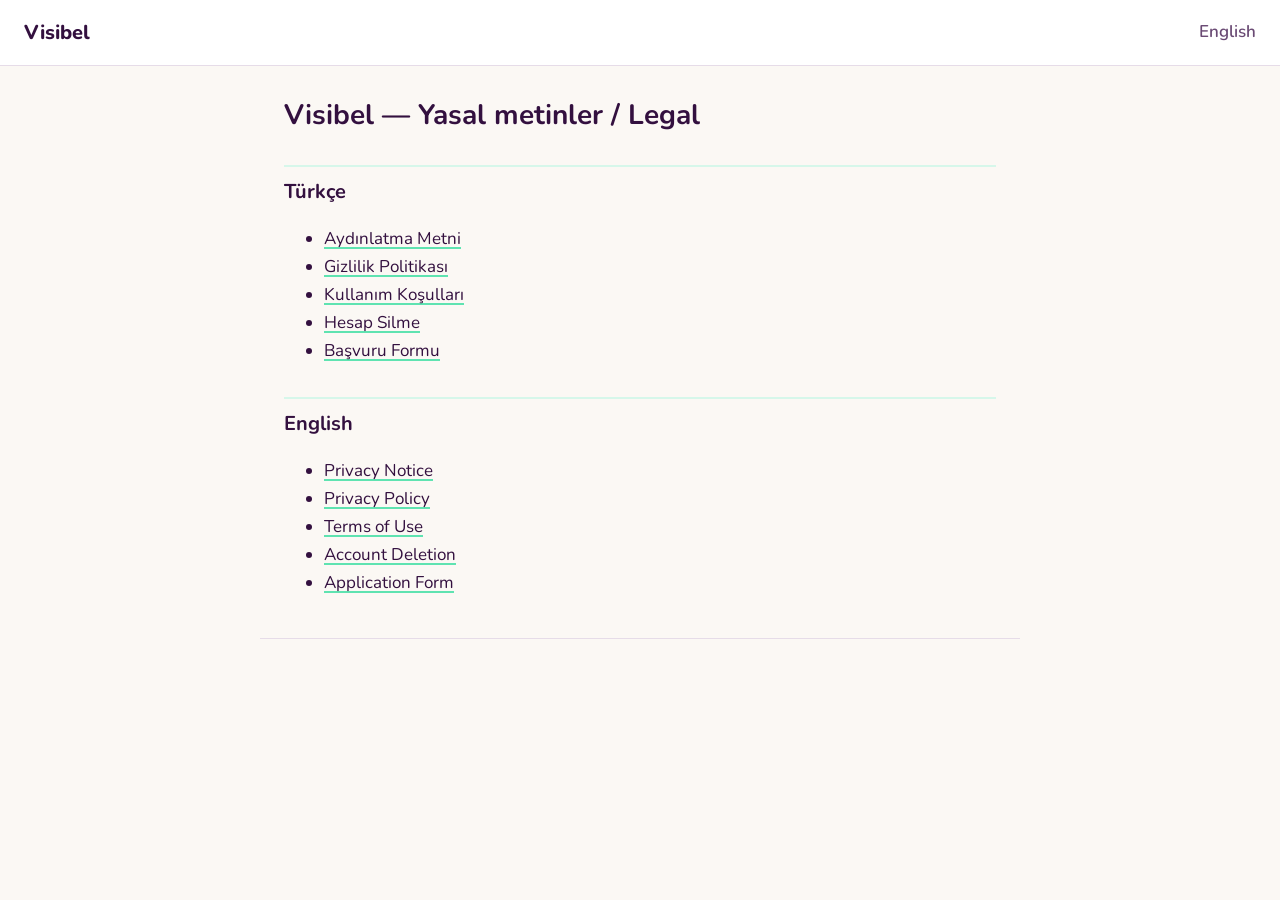
<file: index.html>
<!doctype html>
<html lang="tr">
<head>
<meta charset="utf-8">
<meta name="viewport" content="width=device-width, initial-scale=1">
<meta name="referrer" content="no-referrer">
<title>Yasal metinler / Legal · Visibel</title>
<link rel="stylesheet" href="style.css">
</head>
<body>
<header class="top"><a class="mark" href="index.html">Visibel</a><a class="lang" href="en/privacy-policy.html">English</a></header>
<main>
<h1>Visibel — Yasal metinler / Legal</h1>
<h2>Türkçe</h2><ul>
<li><a href="tr/aydinlatma-metni.html">Aydınlatma Metni</a></li>
<li><a href="tr/gizlilik-politikasi.html">Gizlilik Politikası</a></li>
<li><a href="tr/kullanim-kosullari.html">Kullanım Koşulları</a></li>
<li><a href="tr/hesap-silme.html">Hesap Silme</a></li>
<li><a href="tr/basvuru-formu.html">Başvuru Formu</a></li>
</ul>
<h2>English</h2><ul>
<li><a href="en/privacy-notice.html">Privacy Notice</a></li>
<li><a href="en/privacy-policy.html">Privacy Policy</a></li>
<li><a href="en/terms-of-use.html">Terms of Use</a></li>
<li><a href="en/account-deletion.html">Account Deletion</a></li>
<li><a href="en/application-form.html">Application Form</a></li>
</ul>
</main>
<nav class="pages"></nav>
</body>
</html>
</file>
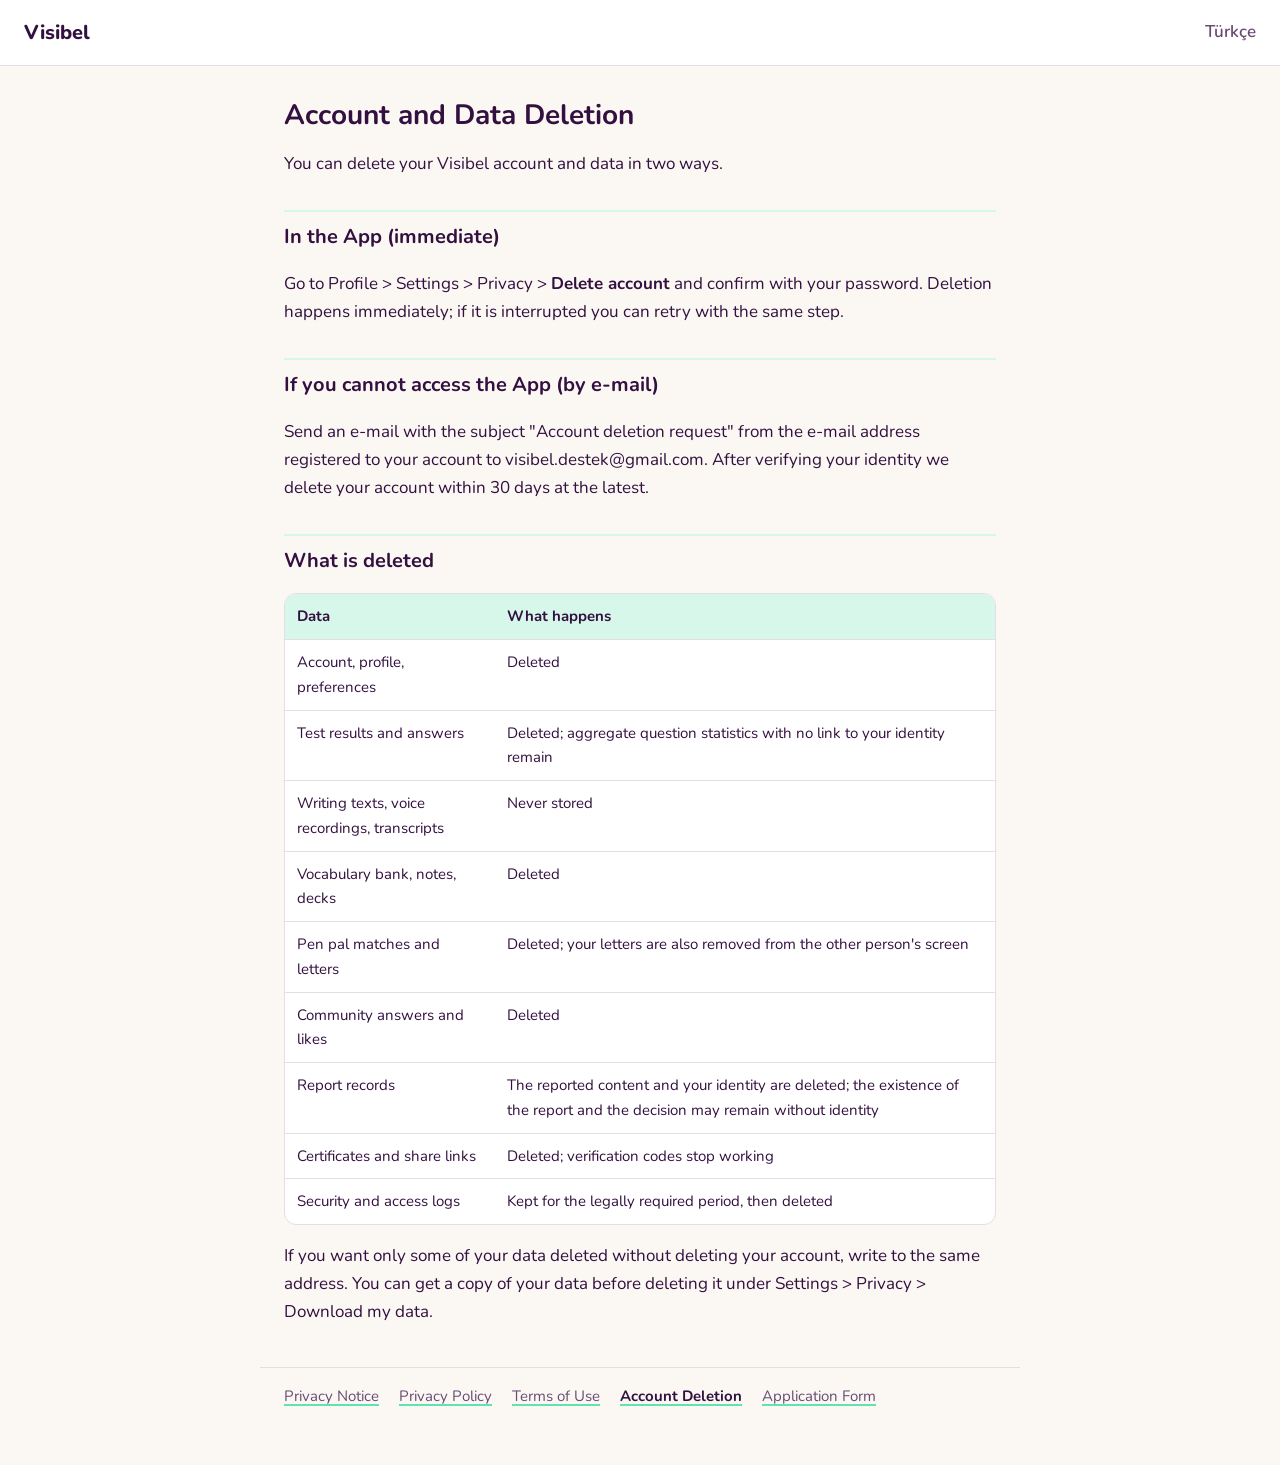
<file: en/account-deletion.html>
<!doctype html>
<html lang="en">
<head>
<meta charset="utf-8">
<meta name="viewport" content="width=device-width, initial-scale=1">
<meta name="referrer" content="no-referrer">
<title>Account Deletion · Visibel</title>
<link rel="stylesheet" href="../style.css">
</head>
<body>
<header class="top"><a class="mark" href="../index.html">Visibel</a><a class="lang" href="../tr/hesap-silme.html">Türkçe</a></header>
<main>
<h1>Account and Data Deletion</h1>
<p>You can delete your Visibel account and data in two ways.</p>
<h2>In the App (immediate)</h2>
<p>Go to Profile &gt; Settings &gt; Privacy &gt; <strong>Delete account</strong> and confirm with your password. Deletion happens immediately; if it is interrupted you can retry with the same step.</p>
<h2>If you cannot access the App (by e-mail)</h2>
<p>Send an e-mail with the subject &quot;Account deletion request&quot; from the e-mail address registered to your account to visibel.destek@gmail.com. After verifying your identity we delete your account within 30 days at the latest.</p>
<h2>What is deleted</h2>
<div class="table"><table>
<thead><tr><th>Data</th><th>What happens</th></tr></thead>
<tbody>
<tr><td>Account, profile, preferences</td><td>Deleted</td></tr>
<tr><td>Test results and answers</td><td>Deleted; aggregate question statistics with no link to your identity remain</td></tr>
<tr><td>Writing texts, voice recordings, transcripts</td><td>Never stored</td></tr>
<tr><td>Vocabulary bank, notes, decks</td><td>Deleted</td></tr>
<tr><td>Pen pal matches and letters</td><td>Deleted; your letters are also removed from the other person's screen</td></tr>
<tr><td>Community answers and likes</td><td>Deleted</td></tr>
<tr><td>Report records</td><td>The reported content and your identity are deleted; the existence of the report and the decision may remain without identity</td></tr>
<tr><td>Certificates and share links</td><td>Deleted; verification codes stop working</td></tr>
<tr><td>Security and access logs</td><td>Kept for the legally required period, then deleted</td></tr>
</tbody></table></div>
<p>If you want only some of your data deleted without deleting your account, write to the same address. You can get a copy of your data before deleting it under Settings &gt; Privacy &gt; Download my data.</p>
</main>
<nav class="pages"><a href="privacy-notice.html">Privacy Notice</a><a href="privacy-policy.html">Privacy Policy</a><a href="terms-of-use.html">Terms of Use</a><a href="account-deletion.html" aria-current="page">Account Deletion</a><a href="application-form.html">Application Form</a></nav>
</body>
</html>
</file>
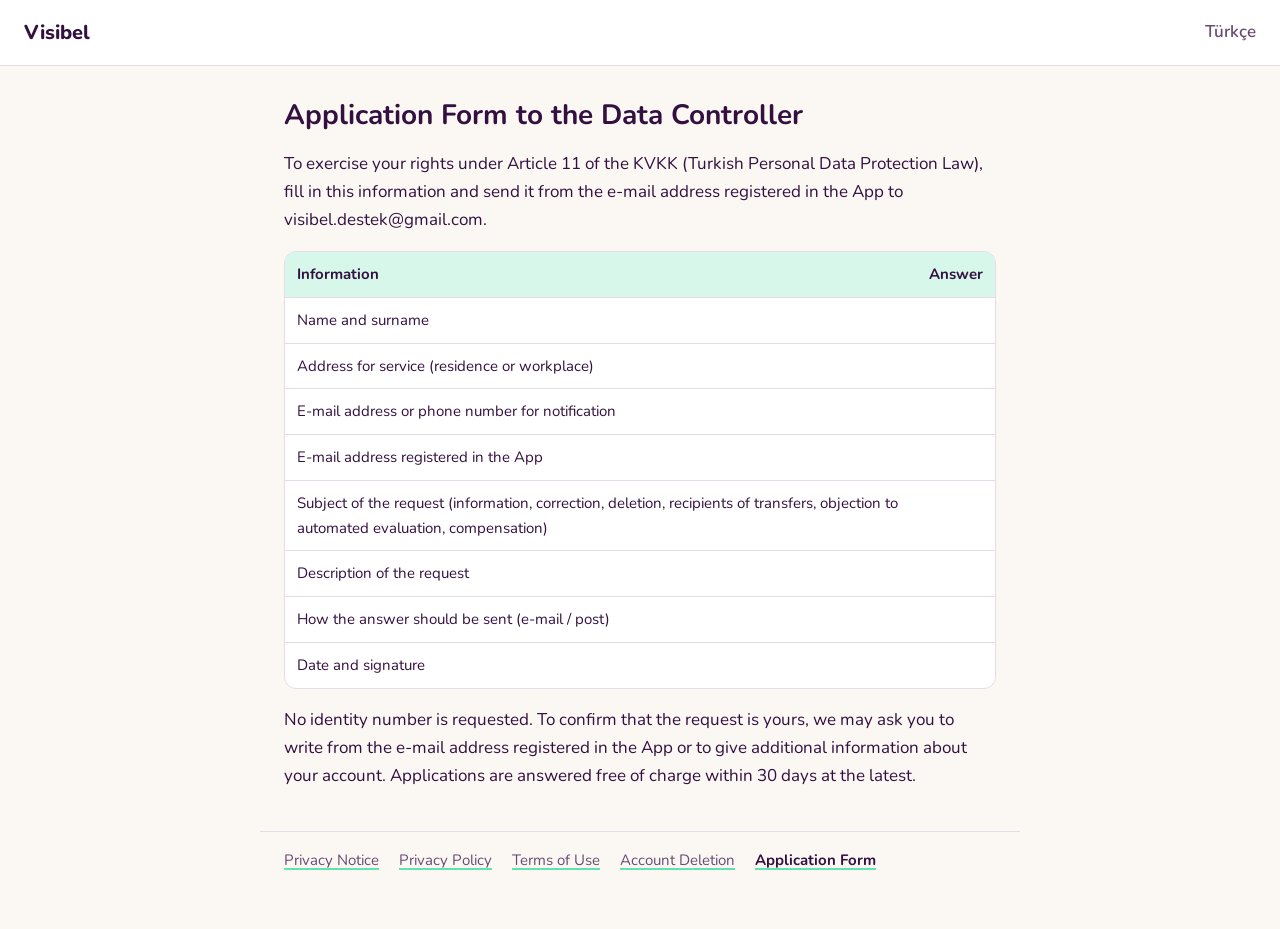
<file: en/application-form.html>
<!doctype html>
<html lang="en">
<head>
<meta charset="utf-8">
<meta name="viewport" content="width=device-width, initial-scale=1">
<meta name="referrer" content="no-referrer">
<title>Application Form · Visibel</title>
<link rel="stylesheet" href="../style.css">
</head>
<body>
<header class="top"><a class="mark" href="../index.html">Visibel</a><a class="lang" href="../tr/basvuru-formu.html">Türkçe</a></header>
<main>
<h1>Application Form to the Data Controller</h1>
<p>To exercise your rights under Article 11 of the KVKK (Turkish Personal Data Protection Law), fill in this information and send it from the e-mail address registered in the App to visibel.destek@gmail.com.</p>
<div class="table"><table>
<thead><tr><th>Information</th><th>Answer</th></tr></thead>
<tbody>
<tr><td>Name and surname</td><td></td></tr>
<tr><td>Address for service (residence or workplace)</td><td></td></tr>
<tr><td>E-mail address or phone number for notification</td><td></td></tr>
<tr><td>E-mail address registered in the App</td><td></td></tr>
<tr><td>Subject of the request (information, correction, deletion, recipients of transfers, objection to automated evaluation, compensation)</td><td></td></tr>
<tr><td>Description of the request</td><td></td></tr>
<tr><td>How the answer should be sent (e-mail / post)</td><td></td></tr>
<tr><td>Date and signature</td><td></td></tr>
</tbody></table></div>
<p>No identity number is requested. To confirm that the request is yours, we may ask you to write from the e-mail address registered in the App or to give additional information about your account. Applications are answered free of charge within 30 days at the latest.</p>
</main>
<nav class="pages"><a href="privacy-notice.html">Privacy Notice</a><a href="privacy-policy.html">Privacy Policy</a><a href="terms-of-use.html">Terms of Use</a><a href="account-deletion.html">Account Deletion</a><a href="application-form.html" aria-current="page">Application Form</a></nav>
</body>
</html>
</file>
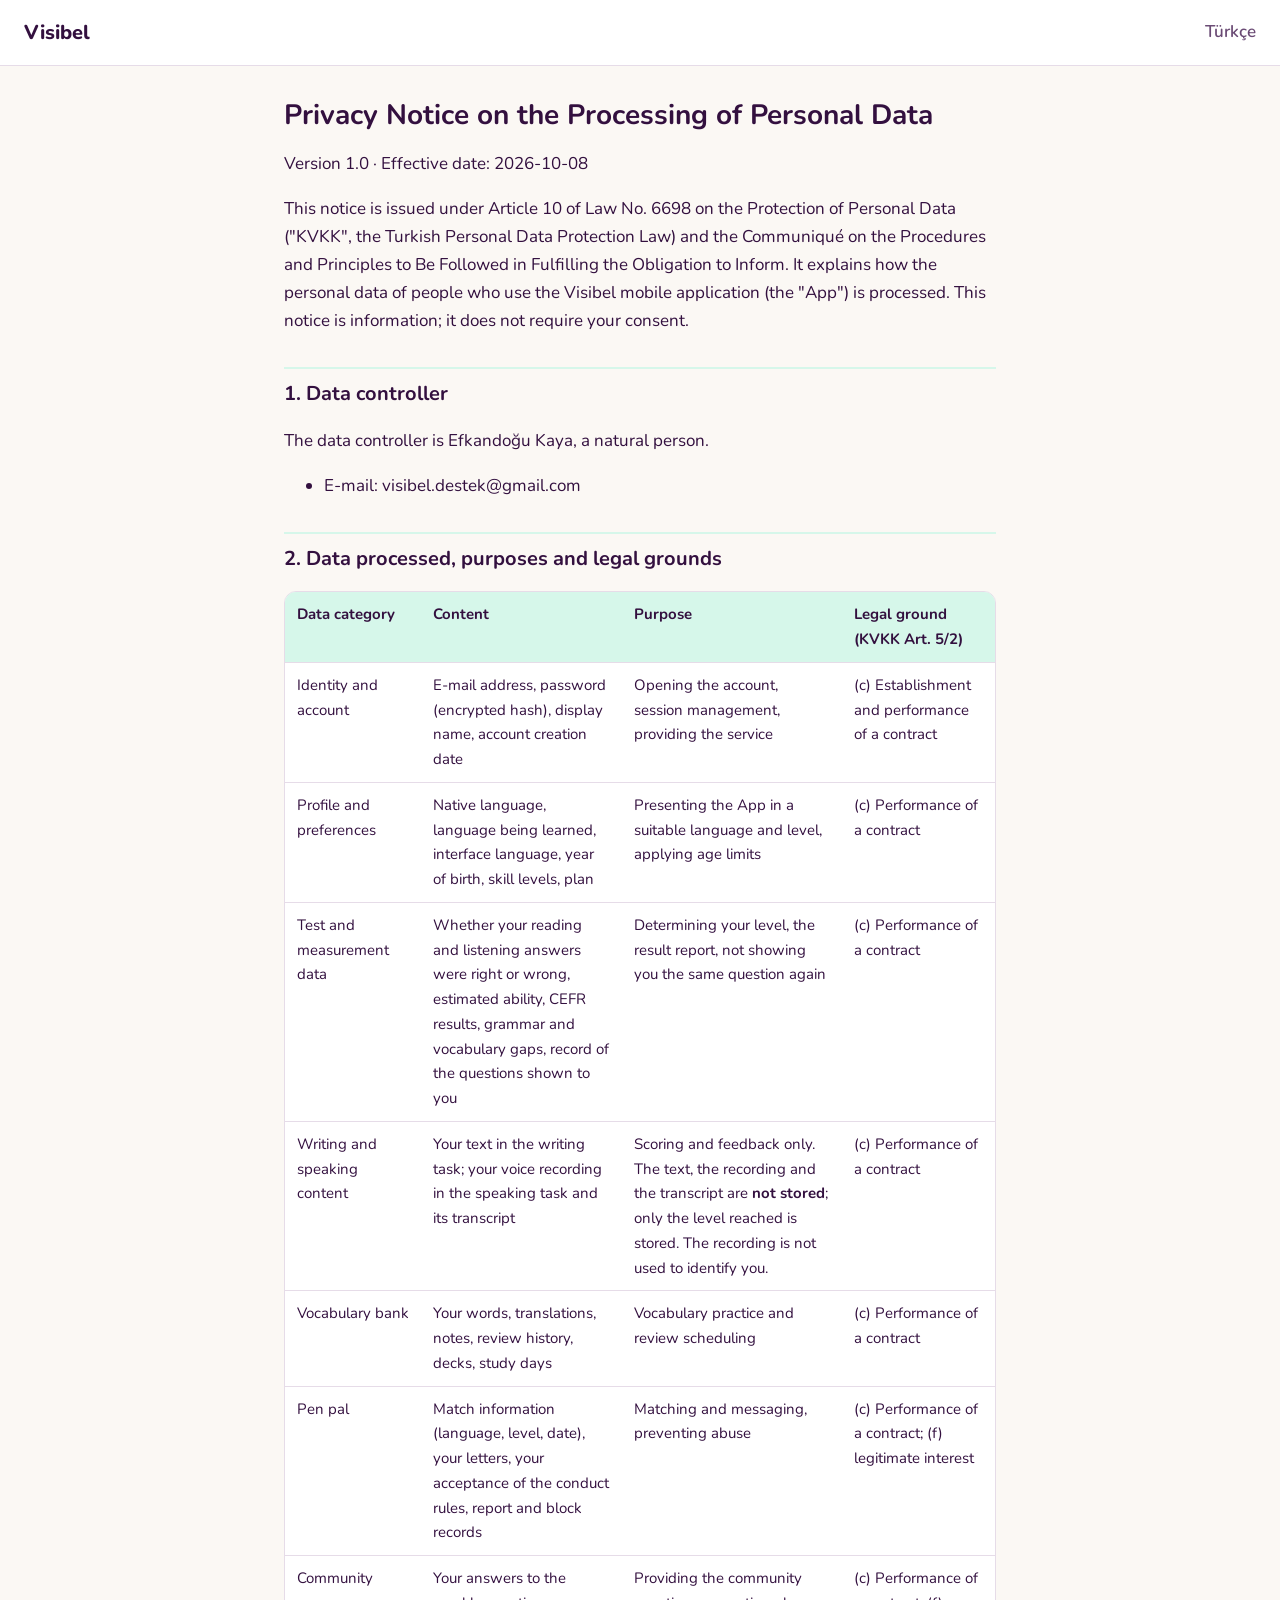
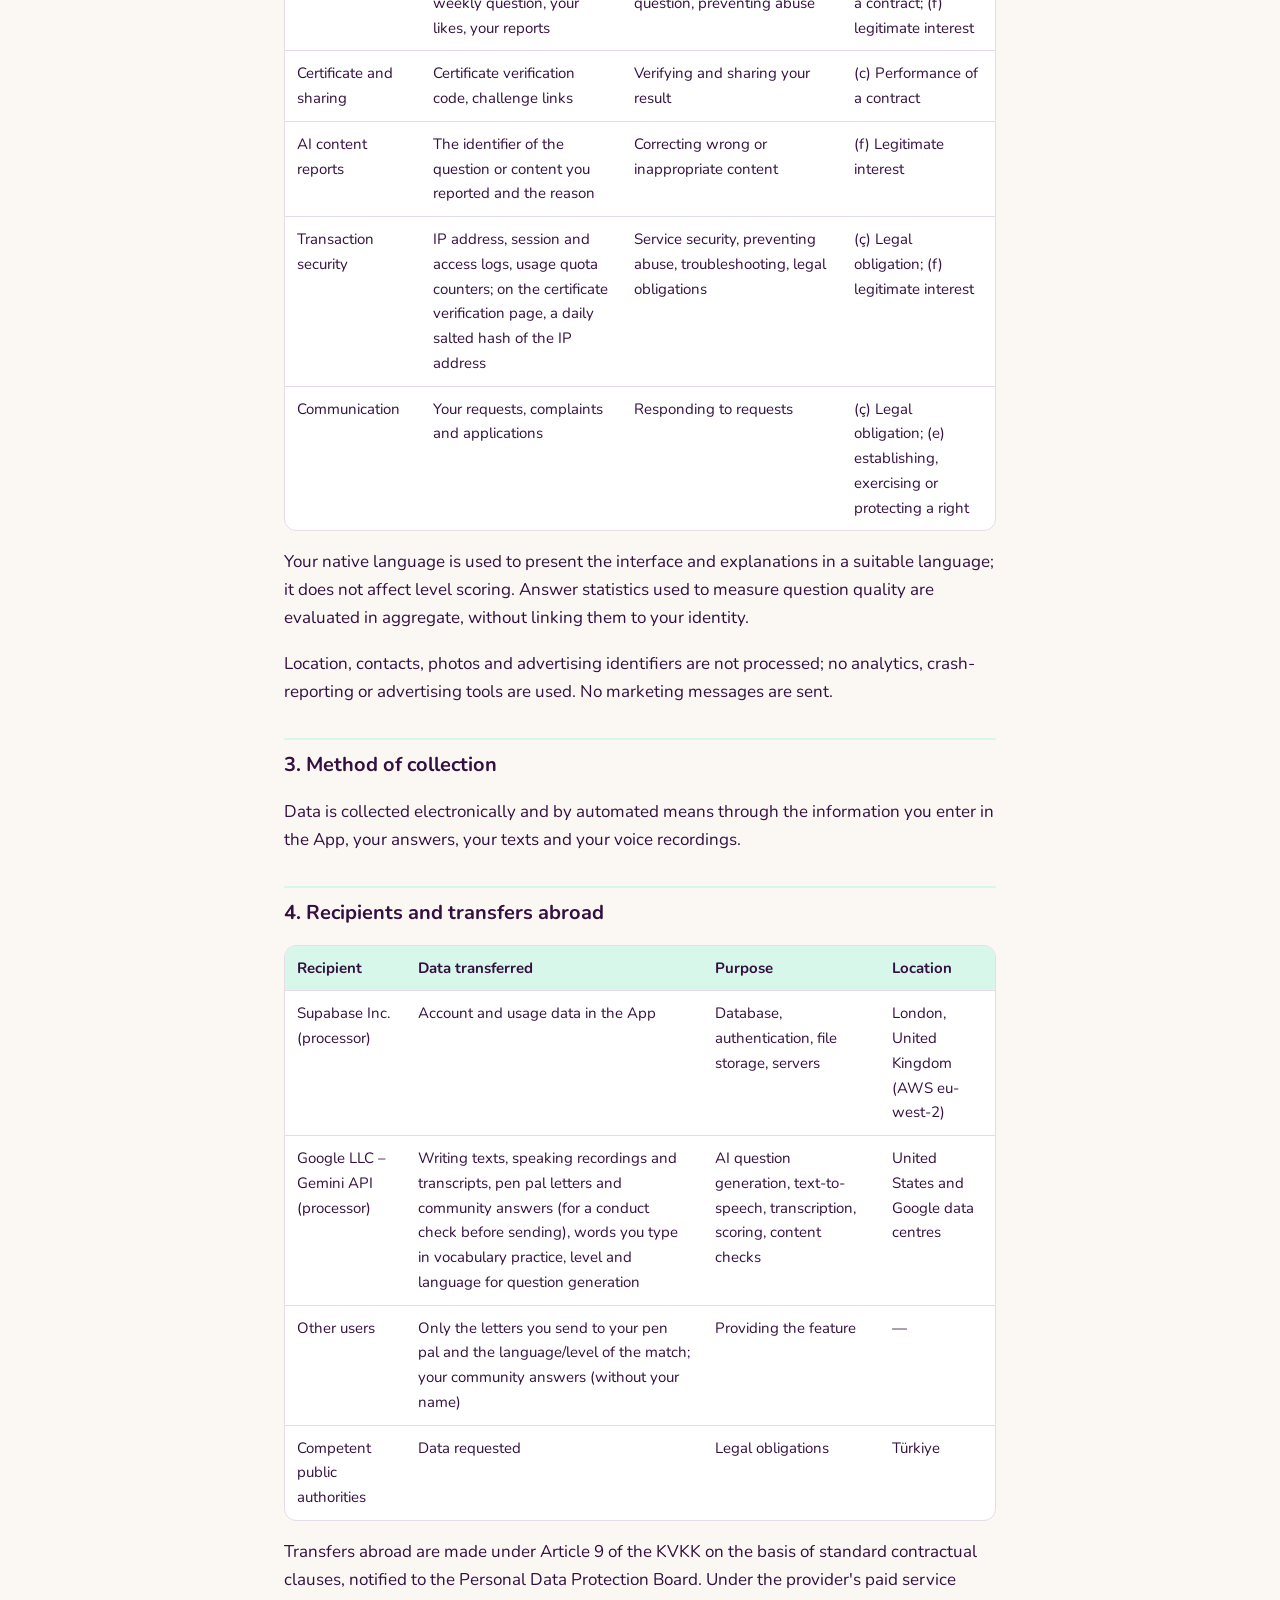
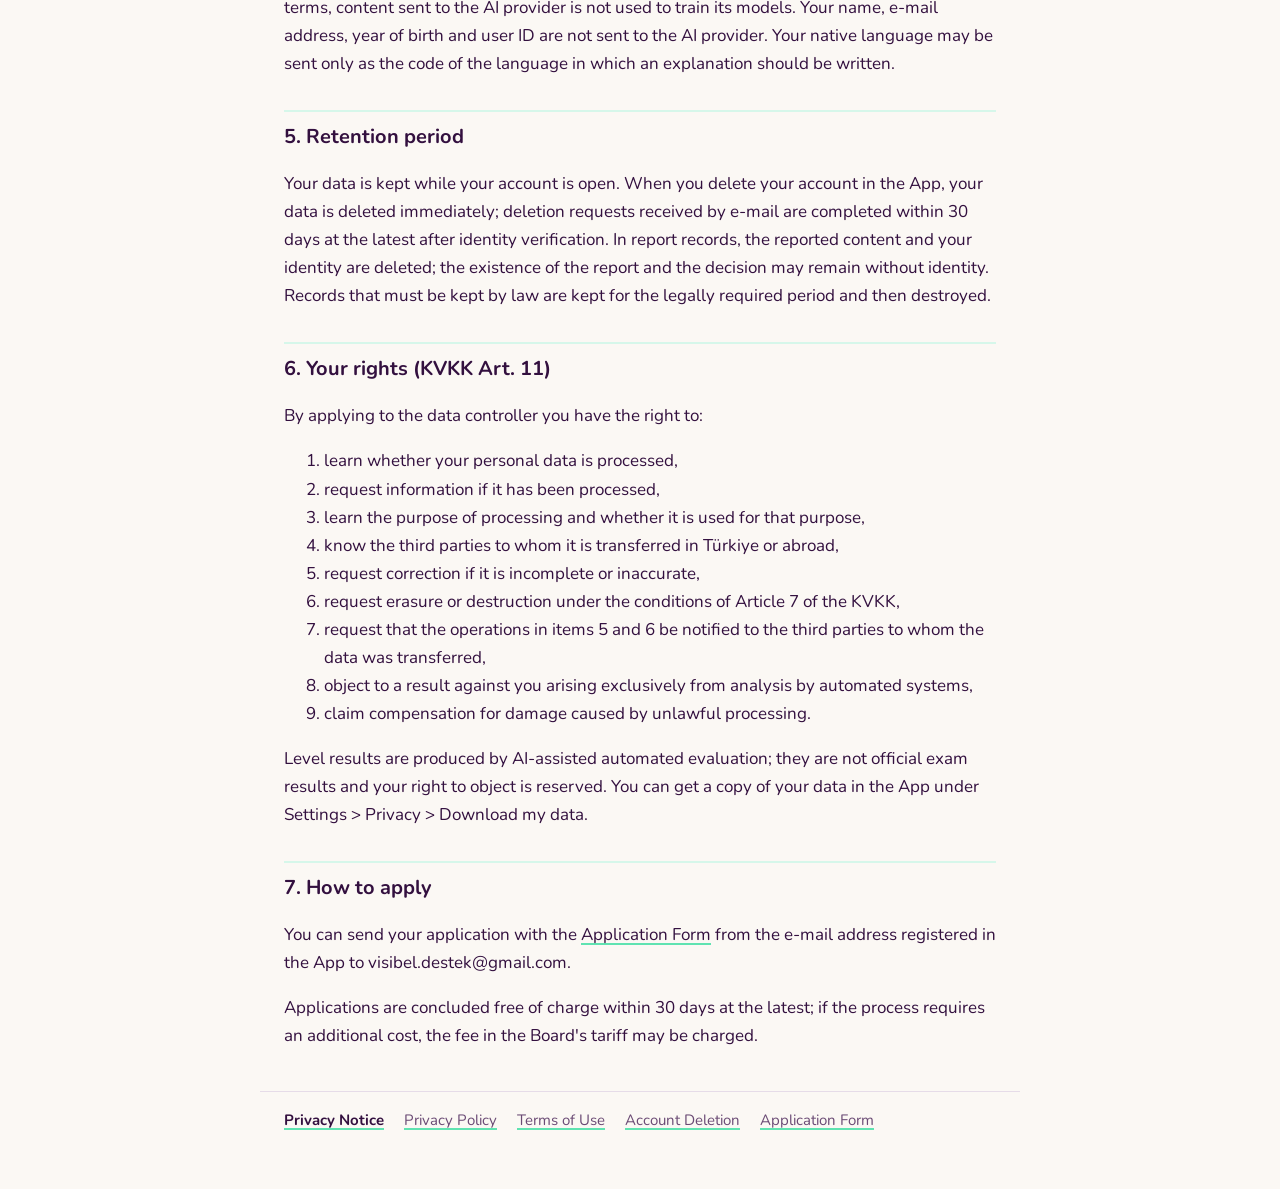
<file: en/privacy-notice.html>
<!doctype html>
<html lang="en">
<head>
<meta charset="utf-8">
<meta name="viewport" content="width=device-width, initial-scale=1">
<meta name="referrer" content="no-referrer">
<title>Privacy Notice · Visibel</title>
<link rel="stylesheet" href="../style.css">
</head>
<body>
<header class="top"><a class="mark" href="../index.html">Visibel</a><a class="lang" href="../tr/aydinlatma-metni.html">Türkçe</a></header>
<main>
<h1>Privacy Notice on the Processing of Personal Data</h1>
<p>Version 1.0 · Effective date: 2026-10-08</p>
<p>This notice is issued under Article 10 of Law No. 6698 on the Protection of Personal Data (&quot;KVKK&quot;, the Turkish Personal Data Protection Law) and the Communiqué on the Procedures and Principles to Be Followed in Fulfilling the Obligation to Inform. It explains how the personal data of people who use the Visibel mobile application (the &quot;App&quot;) is processed. This notice is information; it does not require your consent.</p>
<h2>1. Data controller</h2>
<p>The data controller is Efkandoğu Kaya, a natural person.</p>
<ul>
<li>E-mail: visibel.destek@gmail.com</li>
</ul>
<h2>2. Data processed, purposes and legal grounds</h2>
<div class="table"><table>
<thead><tr><th>Data category</th><th>Content</th><th>Purpose</th><th>Legal ground (KVKK Art. 5/2)</th></tr></thead>
<tbody>
<tr><td>Identity and account</td><td>E-mail address, password (encrypted hash), display name, account creation date</td><td>Opening the account, session management, providing the service</td><td>(c) Establishment and performance of a contract</td></tr>
<tr><td>Profile and preferences</td><td>Native language, language being learned, interface language, year of birth, skill levels, plan</td><td>Presenting the App in a suitable language and level, applying age limits</td><td>(c) Performance of a contract</td></tr>
<tr><td>Test and measurement data</td><td>Whether your reading and listening answers were right or wrong, estimated ability, CEFR results, grammar and vocabulary gaps, record of the questions shown to you</td><td>Determining your level, the result report, not showing you the same question again</td><td>(c) Performance of a contract</td></tr>
<tr><td>Writing and speaking content</td><td>Your text in the writing task; your voice recording in the speaking task and its transcript</td><td>Scoring and feedback only. The text, the recording and the transcript are <strong>not stored</strong>; only the level reached is stored. The recording is not used to identify you.</td><td>(c) Performance of a contract</td></tr>
<tr><td>Vocabulary bank</td><td>Your words, translations, notes, review history, decks, study days</td><td>Vocabulary practice and review scheduling</td><td>(c) Performance of a contract</td></tr>
<tr><td>Pen pal</td><td>Match information (language, level, date), your letters, your acceptance of the conduct rules, report and block records</td><td>Matching and messaging, preventing abuse</td><td>(c) Performance of a contract; (f) legitimate interest</td></tr>
<tr><td>Community</td><td>Your answers to the weekly question, your likes, your reports</td><td>Providing the community question, preventing abuse</td><td>(c) Performance of a contract; (f) legitimate interest</td></tr>
<tr><td>Certificate and sharing</td><td>Certificate verification code, challenge links</td><td>Verifying and sharing your result</td><td>(c) Performance of a contract</td></tr>
<tr><td>AI content reports</td><td>The identifier of the question or content you reported and the reason</td><td>Correcting wrong or inappropriate content</td><td>(f) Legitimate interest</td></tr>
<tr><td>Transaction security</td><td>IP address, session and access logs, usage quota counters; on the certificate verification page, a daily salted hash of the IP address</td><td>Service security, preventing abuse, troubleshooting, legal obligations</td><td>(ç) Legal obligation; (f) legitimate interest</td></tr>
<tr><td>Communication</td><td>Your requests, complaints and applications</td><td>Responding to requests</td><td>(ç) Legal obligation; (e) establishing, exercising or protecting a right</td></tr>
</tbody></table></div>
<p>Your native language is used to present the interface and explanations in a suitable language; it does not affect level scoring. Answer statistics used to measure question quality are evaluated in aggregate, without linking them to your identity.</p>
<p>Location, contacts, photos and advertising identifiers are not processed; no analytics, crash-reporting or advertising tools are used. No marketing messages are sent.</p>
<h2>3. Method of collection</h2>
<p>Data is collected electronically and by automated means through the information you enter in the App, your answers, your texts and your voice recordings.</p>
<h2>4. Recipients and transfers abroad</h2>
<div class="table"><table>
<thead><tr><th>Recipient</th><th>Data transferred</th><th>Purpose</th><th>Location</th></tr></thead>
<tbody>
<tr><td>Supabase Inc. (processor)</td><td>Account and usage data in the App</td><td>Database, authentication, file storage, servers</td><td>London, United Kingdom (AWS eu-west-2)</td></tr>
<tr><td>Google LLC – Gemini API (processor)</td><td>Writing texts, speaking recordings and transcripts, pen pal letters and community answers (for a conduct check before sending), words you type in vocabulary practice, level and language for question generation</td><td>AI question generation, text-to-speech, transcription, scoring, content checks</td><td>United States and Google data centres</td></tr>
<tr><td>Other users</td><td>Only the letters you send to your pen pal and the language/level of the match; your community answers (without your name)</td><td>Providing the feature</td><td>—</td></tr>
<tr><td>Competent public authorities</td><td>Data requested</td><td>Legal obligations</td><td>Türkiye</td></tr>
</tbody></table></div>
<p>Transfers abroad are made under Article 9 of the KVKK on the basis of standard contractual clauses, notified to the Personal Data Protection Board. Under the provider's paid service terms, content sent to the AI provider is not used to train its models. Your name, e-mail address, year of birth and user ID are not sent to the AI provider. Your native language may be sent only as the code of the language in which an explanation should be written.</p>
<h2>5. Retention period</h2>
<p>Your data is kept while your account is open. When you delete your account in the App, your data is deleted immediately; deletion requests received by e-mail are completed within 30 days at the latest after identity verification. In report records, the reported content and your identity are deleted; the existence of the report and the decision may remain without identity. Records that must be kept by law are kept for the legally required period and then destroyed.</p>
<h2>6. Your rights (KVKK Art. 11)</h2>
<p>By applying to the data controller you have the right to:</p>
<ol>
<li>learn whether your personal data is processed,</li>
<li>request information if it has been processed,</li>
<li>learn the purpose of processing and whether it is used for that purpose,</li>
<li>know the third parties to whom it is transferred in Türkiye or abroad,</li>
<li>request correction if it is incomplete or inaccurate,</li>
<li>request erasure or destruction under the conditions of Article 7 of the KVKK,</li>
<li>request that the operations in items 5 and 6 be notified to the third parties to whom the data was transferred,</li>
<li>object to a result against you arising exclusively from analysis by automated systems,</li>
<li>claim compensation for damage caused by unlawful processing.</li>
</ol>
<p>Level results are produced by AI-assisted automated evaluation; they are not official exam results and your right to object is reserved. You can get a copy of your data in the App under Settings &gt; Privacy &gt; Download my data.</p>
<h2>7. How to apply</h2>
<p>You can send your application with the <a href="application-form.html">Application Form</a> from the e-mail address registered in the App to visibel.destek@gmail.com.</p>
<p>Applications are concluded free of charge within 30 days at the latest; if the process requires an additional cost, the fee in the Board's tariff may be charged.</p>
</main>
<nav class="pages"><a href="privacy-notice.html" aria-current="page">Privacy Notice</a><a href="privacy-policy.html">Privacy Policy</a><a href="terms-of-use.html">Terms of Use</a><a href="account-deletion.html">Account Deletion</a><a href="application-form.html">Application Form</a></nav>
</body>
</html>
</file>
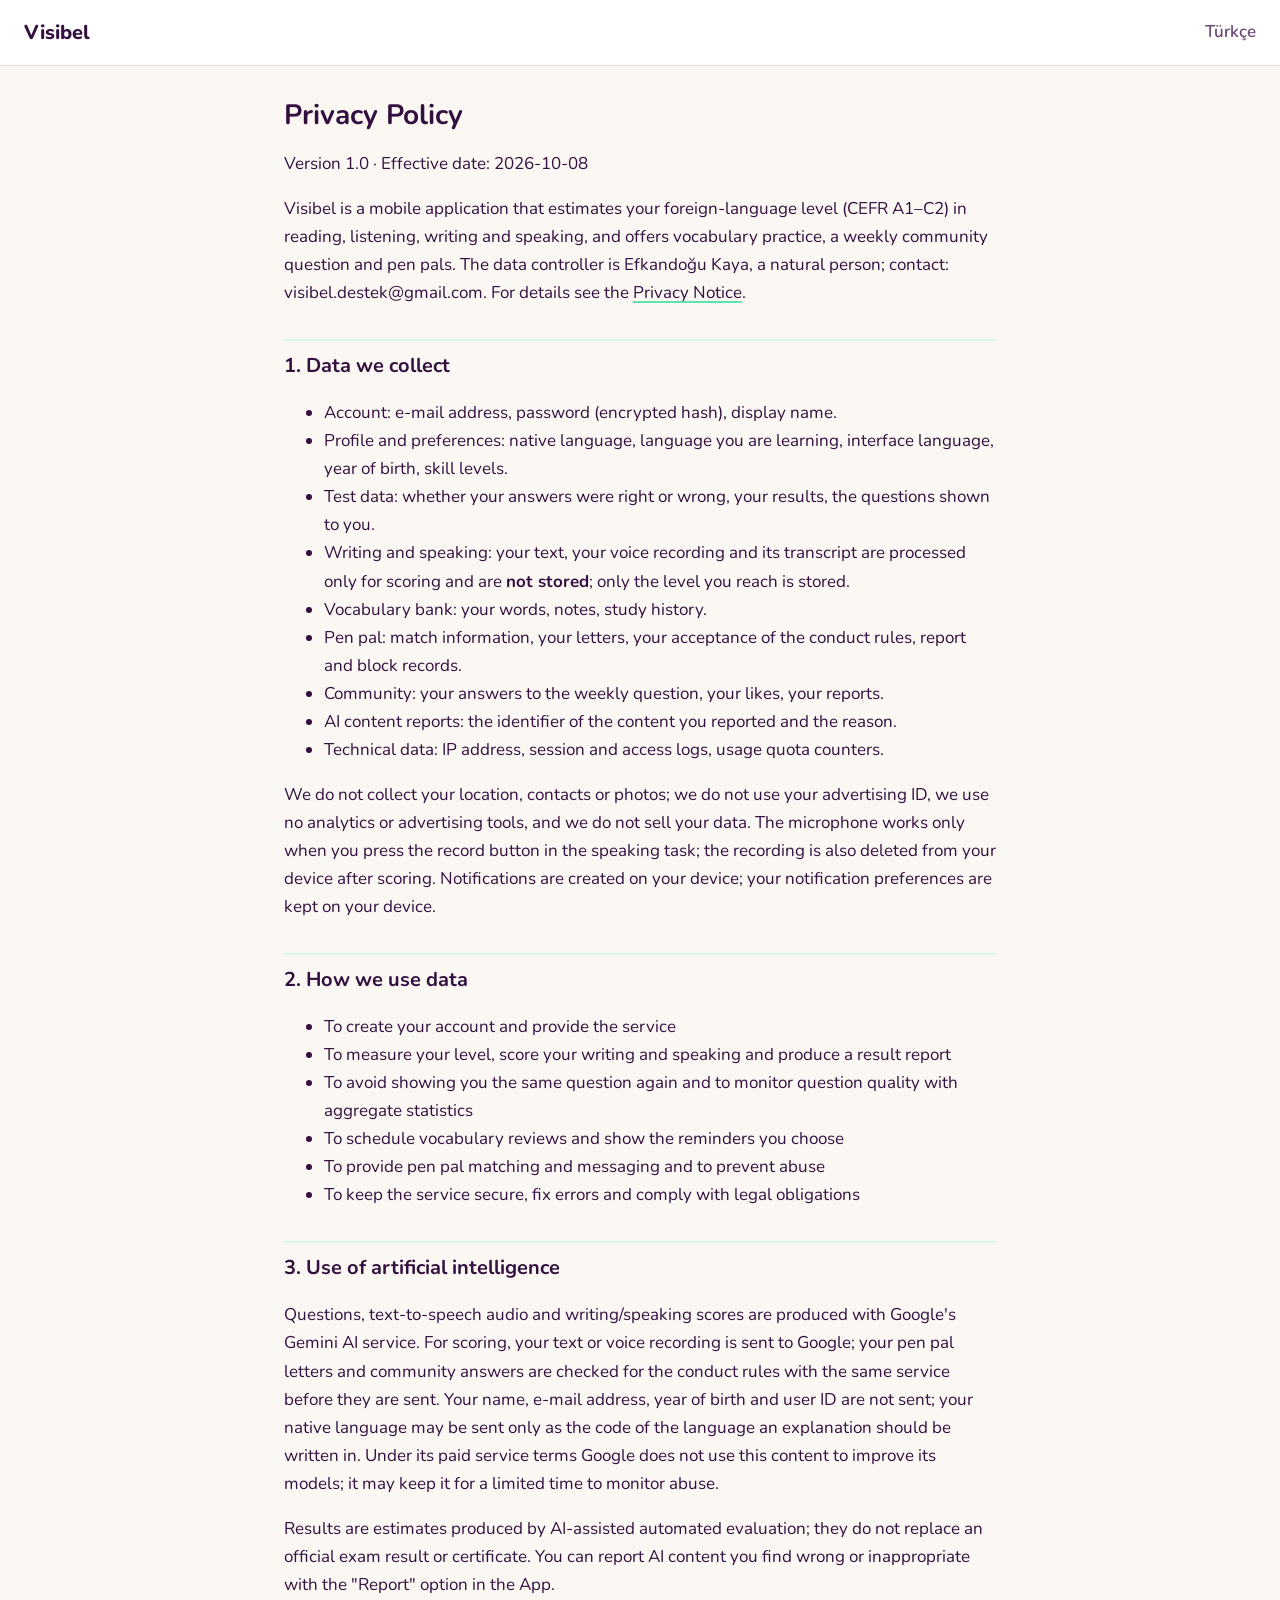
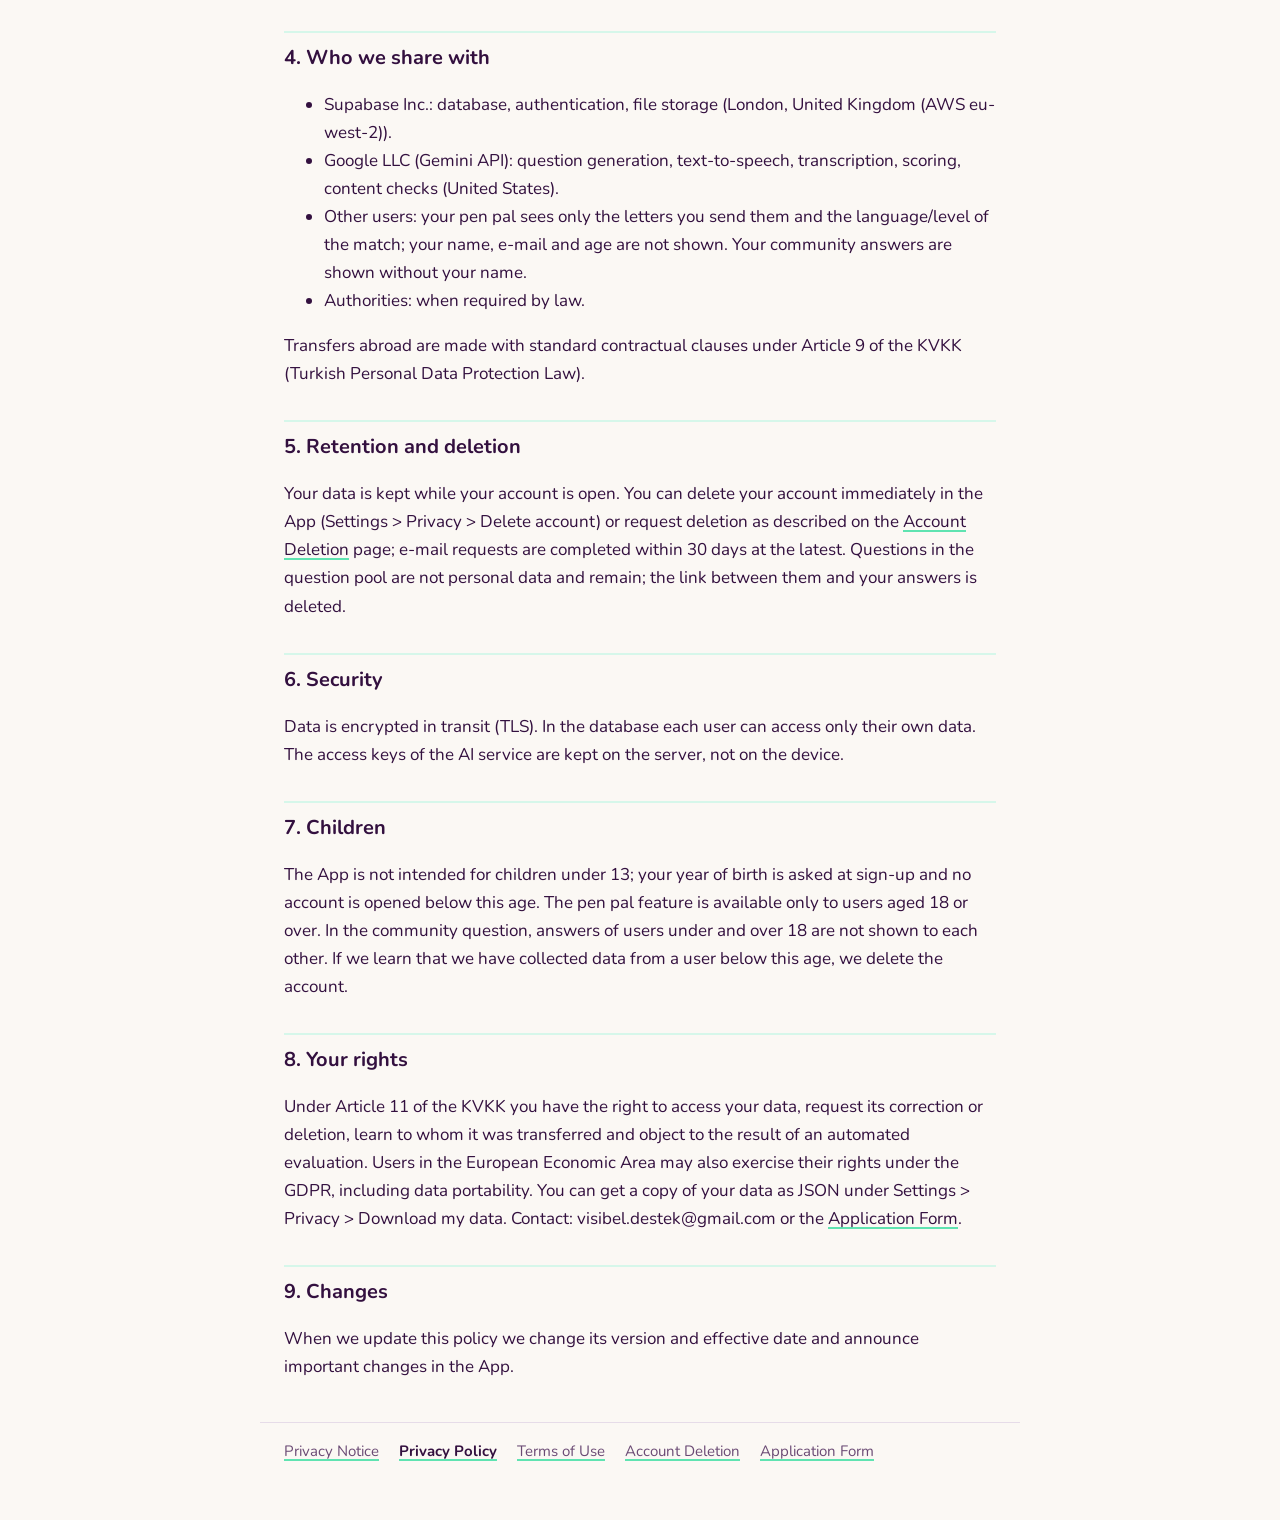
<file: en/privacy-policy.html>
<!doctype html>
<html lang="en">
<head>
<meta charset="utf-8">
<meta name="viewport" content="width=device-width, initial-scale=1">
<meta name="referrer" content="no-referrer">
<title>Privacy Policy · Visibel</title>
<link rel="stylesheet" href="../style.css">
</head>
<body>
<header class="top"><a class="mark" href="../index.html">Visibel</a><a class="lang" href="../tr/gizlilik-politikasi.html">Türkçe</a></header>
<main>
<h1>Privacy Policy</h1>
<p>Version 1.0 · Effective date: 2026-10-08</p>
<p>Visibel is a mobile application that estimates your foreign-language level (CEFR A1–C2) in reading, listening, writing and speaking, and offers vocabulary practice, a weekly community question and pen pals. The data controller is Efkandoğu Kaya, a natural person; contact: visibel.destek@gmail.com. For details see the <a href="privacy-notice.html">Privacy Notice</a>.</p>
<h2>1. Data we collect</h2>
<ul>
<li>Account: e-mail address, password (encrypted hash), display name.</li>
<li>Profile and preferences: native language, language you are learning, interface language, year of birth, skill levels.</li>
<li>Test data: whether your answers were right or wrong, your results, the questions shown to you.</li>
<li>Writing and speaking: your text, your voice recording and its transcript are processed only for scoring and are <strong>not stored</strong>; only the level you reach is stored.</li>
<li>Vocabulary bank: your words, notes, study history.</li>
<li>Pen pal: match information, your letters, your acceptance of the conduct rules, report and block records.</li>
<li>Community: your answers to the weekly question, your likes, your reports.</li>
<li>AI content reports: the identifier of the content you reported and the reason.</li>
<li>Technical data: IP address, session and access logs, usage quota counters.</li>
</ul>
<p>We do not collect your location, contacts or photos; we do not use your advertising ID, we use no analytics or advertising tools, and we do not sell your data. The microphone works only when you press the record button in the speaking task; the recording is also deleted from your device after scoring. Notifications are created on your device; your notification preferences are kept on your device.</p>
<h2>2. How we use data</h2>
<ul>
<li>To create your account and provide the service</li>
<li>To measure your level, score your writing and speaking and produce a result report</li>
<li>To avoid showing you the same question again and to monitor question quality with aggregate statistics</li>
<li>To schedule vocabulary reviews and show the reminders you choose</li>
<li>To provide pen pal matching and messaging and to prevent abuse</li>
<li>To keep the service secure, fix errors and comply with legal obligations</li>
</ul>
<h2>3. Use of artificial intelligence</h2>
<p>Questions, text-to-speech audio and writing/speaking scores are produced with Google's Gemini AI service. For scoring, your text or voice recording is sent to Google; your pen pal letters and community answers are checked for the conduct rules with the same service before they are sent. Your name, e-mail address, year of birth and user ID are not sent; your native language may be sent only as the code of the language an explanation should be written in. Under its paid service terms Google does not use this content to improve its models; it may keep it for a limited time to monitor abuse.</p>
<p>Results are estimates produced by AI-assisted automated evaluation; they do not replace an official exam result or certificate. You can report AI content you find wrong or inappropriate with the &quot;Report&quot; option in the App.</p>
<h2>4. Who we share with</h2>
<ul>
<li>Supabase Inc.: database, authentication, file storage (London, United Kingdom (AWS eu-west-2)).</li>
<li>Google LLC (Gemini API): question generation, text-to-speech, transcription, scoring, content checks (United States).</li>
<li>Other users: your pen pal sees only the letters you send them and the language/level of the match; your name, e-mail and age are not shown. Your community answers are shown without your name.</li>
<li>Authorities: when required by law.</li>
</ul>
<p>Transfers abroad are made with standard contractual clauses under Article 9 of the KVKK (Turkish Personal Data Protection Law).</p>
<h2>5. Retention and deletion</h2>
<p>Your data is kept while your account is open. You can delete your account immediately in the App (Settings &gt; Privacy &gt; Delete account) or request deletion as described on the <a href="account-deletion.html">Account Deletion</a> page; e-mail requests are completed within 30 days at the latest. Questions in the question pool are not personal data and remain; the link between them and your answers is deleted.</p>
<h2>6. Security</h2>
<p>Data is encrypted in transit (TLS). In the database each user can access only their own data. The access keys of the AI service are kept on the server, not on the device.</p>
<h2>7. Children</h2>
<p>The App is not intended for children under 13; your year of birth is asked at sign-up and no account is opened below this age. The pen pal feature is available only to users aged 18 or over. In the community question, answers of users under and over 18 are not shown to each other. If we learn that we have collected data from a user below this age, we delete the account.</p>
<h2>8. Your rights</h2>
<p>Under Article 11 of the KVKK you have the right to access your data, request its correction or deletion, learn to whom it was transferred and object to the result of an automated evaluation. Users in the European Economic Area may also exercise their rights under the GDPR, including data portability. You can get a copy of your data as JSON under Settings &gt; Privacy &gt; Download my data. Contact: visibel.destek@gmail.com or the <a href="application-form.html">Application Form</a>.</p>
<h2>9. Changes</h2>
<p>When we update this policy we change its version and effective date and announce important changes in the App.</p>
</main>
<nav class="pages"><a href="privacy-notice.html">Privacy Notice</a><a href="privacy-policy.html" aria-current="page">Privacy Policy</a><a href="terms-of-use.html">Terms of Use</a><a href="account-deletion.html">Account Deletion</a><a href="application-form.html">Application Form</a></nav>
</body>
</html>
</file>
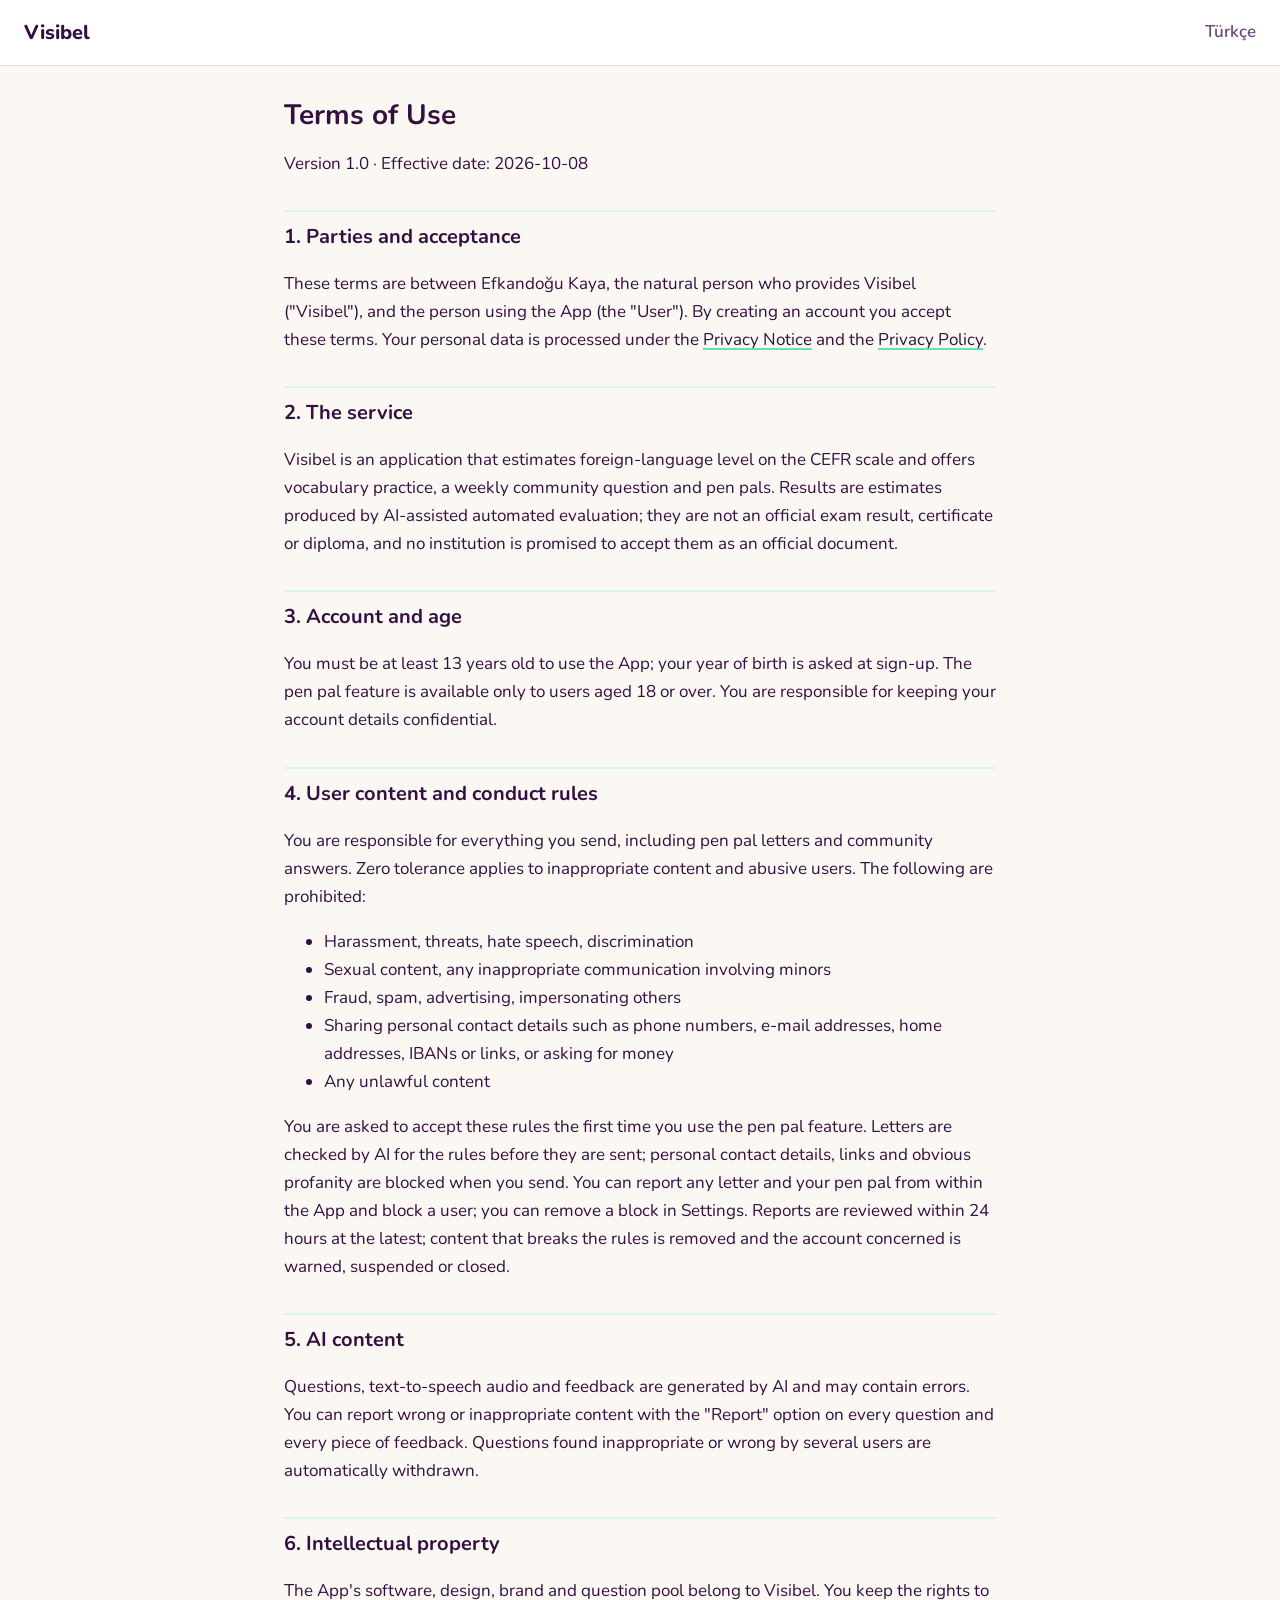
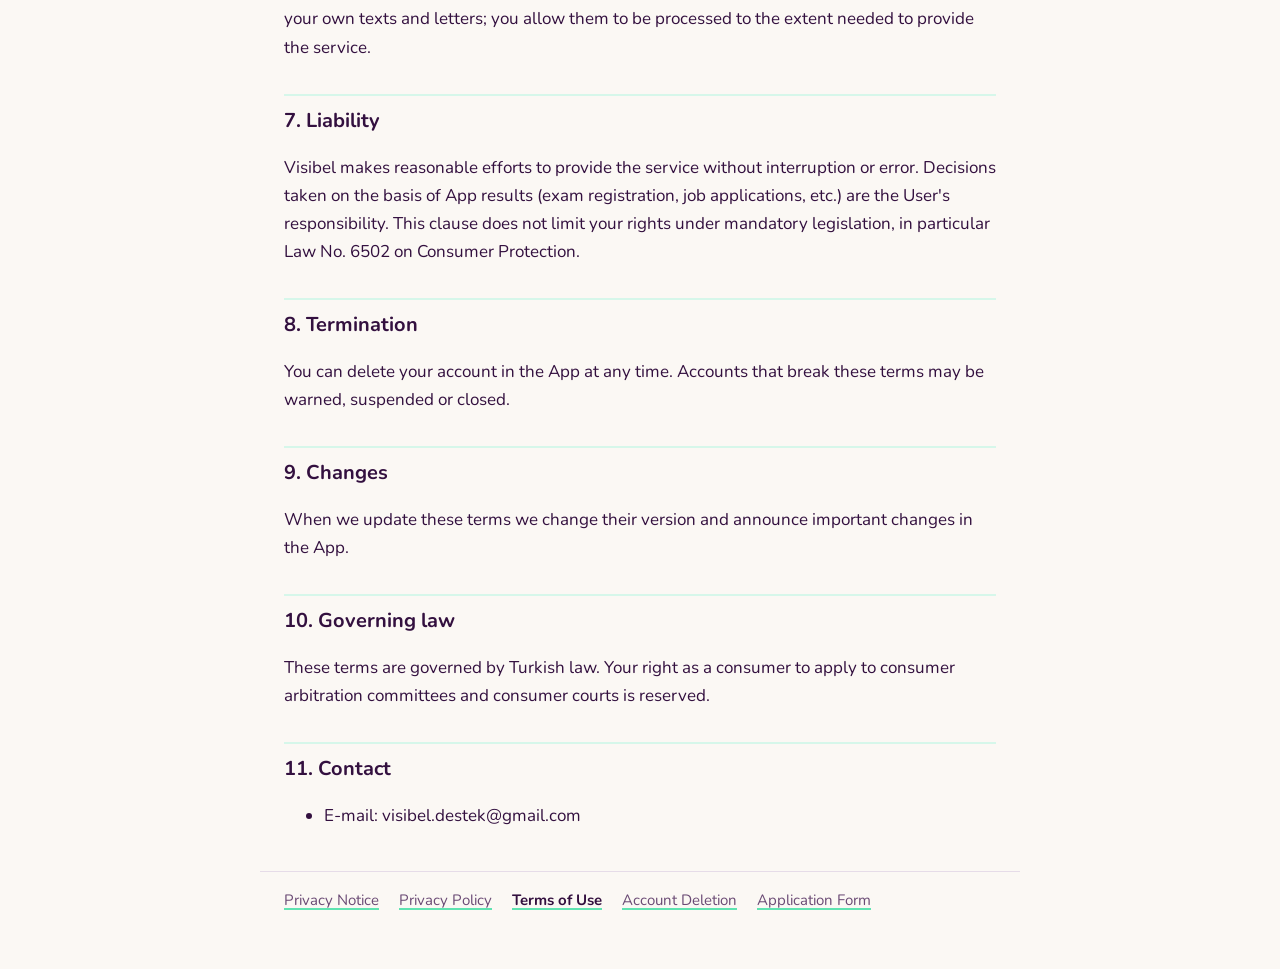
<file: en/terms-of-use.html>
<!doctype html>
<html lang="en">
<head>
<meta charset="utf-8">
<meta name="viewport" content="width=device-width, initial-scale=1">
<meta name="referrer" content="no-referrer">
<title>Terms of Use · Visibel</title>
<link rel="stylesheet" href="../style.css">
</head>
<body>
<header class="top"><a class="mark" href="../index.html">Visibel</a><a class="lang" href="../tr/kullanim-kosullari.html">Türkçe</a></header>
<main>
<h1>Terms of Use</h1>
<p>Version 1.0 · Effective date: 2026-10-08</p>
<h2>1. Parties and acceptance</h2>
<p>These terms are between Efkandoğu Kaya, the natural person who provides Visibel (&quot;Visibel&quot;), and the person using the App (the &quot;User&quot;). By creating an account you accept these terms. Your personal data is processed under the <a href="privacy-notice.html">Privacy Notice</a> and the <a href="privacy-policy.html">Privacy Policy</a>.</p>
<h2>2. The service</h2>
<p>Visibel is an application that estimates foreign-language level on the CEFR scale and offers vocabulary practice, a weekly community question and pen pals. Results are estimates produced by AI-assisted automated evaluation; they are not an official exam result, certificate or diploma, and no institution is promised to accept them as an official document.</p>
<h2>3. Account and age</h2>
<p>You must be at least 13 years old to use the App; your year of birth is asked at sign-up. The pen pal feature is available only to users aged 18 or over. You are responsible for keeping your account details confidential.</p>
<h2>4. User content and conduct rules</h2>
<p>You are responsible for everything you send, including pen pal letters and community answers. Zero tolerance applies to inappropriate content and abusive users. The following are prohibited:</p>
<ul>
<li>Harassment, threats, hate speech, discrimination</li>
<li>Sexual content, any inappropriate communication involving minors</li>
<li>Fraud, spam, advertising, impersonating others</li>
<li>Sharing personal contact details such as phone numbers, e-mail addresses, home addresses, IBANs or links, or asking for money</li>
<li>Any unlawful content</li>
</ul>
<p>You are asked to accept these rules the first time you use the pen pal feature. Letters are checked by AI for the rules before they are sent; personal contact details, links and obvious profanity are blocked when you send. You can report any letter and your pen pal from within the App and block a user; you can remove a block in Settings. Reports are reviewed within 24 hours at the latest; content that breaks the rules is removed and the account concerned is warned, suspended or closed.</p>
<h2>5. AI content</h2>
<p>Questions, text-to-speech audio and feedback are generated by AI and may contain errors. You can report wrong or inappropriate content with the &quot;Report&quot; option on every question and every piece of feedback. Questions found inappropriate or wrong by several users are automatically withdrawn.</p>
<h2>6. Intellectual property</h2>
<p>The App's software, design, brand and question pool belong to Visibel. You keep the rights to your own texts and letters; you allow them to be processed to the extent needed to provide the service.</p>
<h2>7. Liability</h2>
<p>Visibel makes reasonable efforts to provide the service without interruption or error. Decisions taken on the basis of App results (exam registration, job applications, etc.) are the User's responsibility. This clause does not limit your rights under mandatory legislation, in particular Law No. 6502 on Consumer Protection.</p>
<h2>8. Termination</h2>
<p>You can delete your account in the App at any time. Accounts that break these terms may be warned, suspended or closed.</p>
<h2>9. Changes</h2>
<p>When we update these terms we change their version and announce important changes in the App.</p>
<h2>10. Governing law</h2>
<p>These terms are governed by Turkish law. Your right as a consumer to apply to consumer arbitration committees and consumer courts is reserved.</p>
<h2>11. Contact</h2>
<ul>
<li>E-mail: visibel.destek@gmail.com</li>
</ul>
</main>
<nav class="pages"><a href="privacy-notice.html">Privacy Notice</a><a href="privacy-policy.html">Privacy Policy</a><a href="terms-of-use.html" aria-current="page">Terms of Use</a><a href="account-deletion.html">Account Deletion</a><a href="application-form.html">Application Form</a></nav>
</body>
</html>
</file>
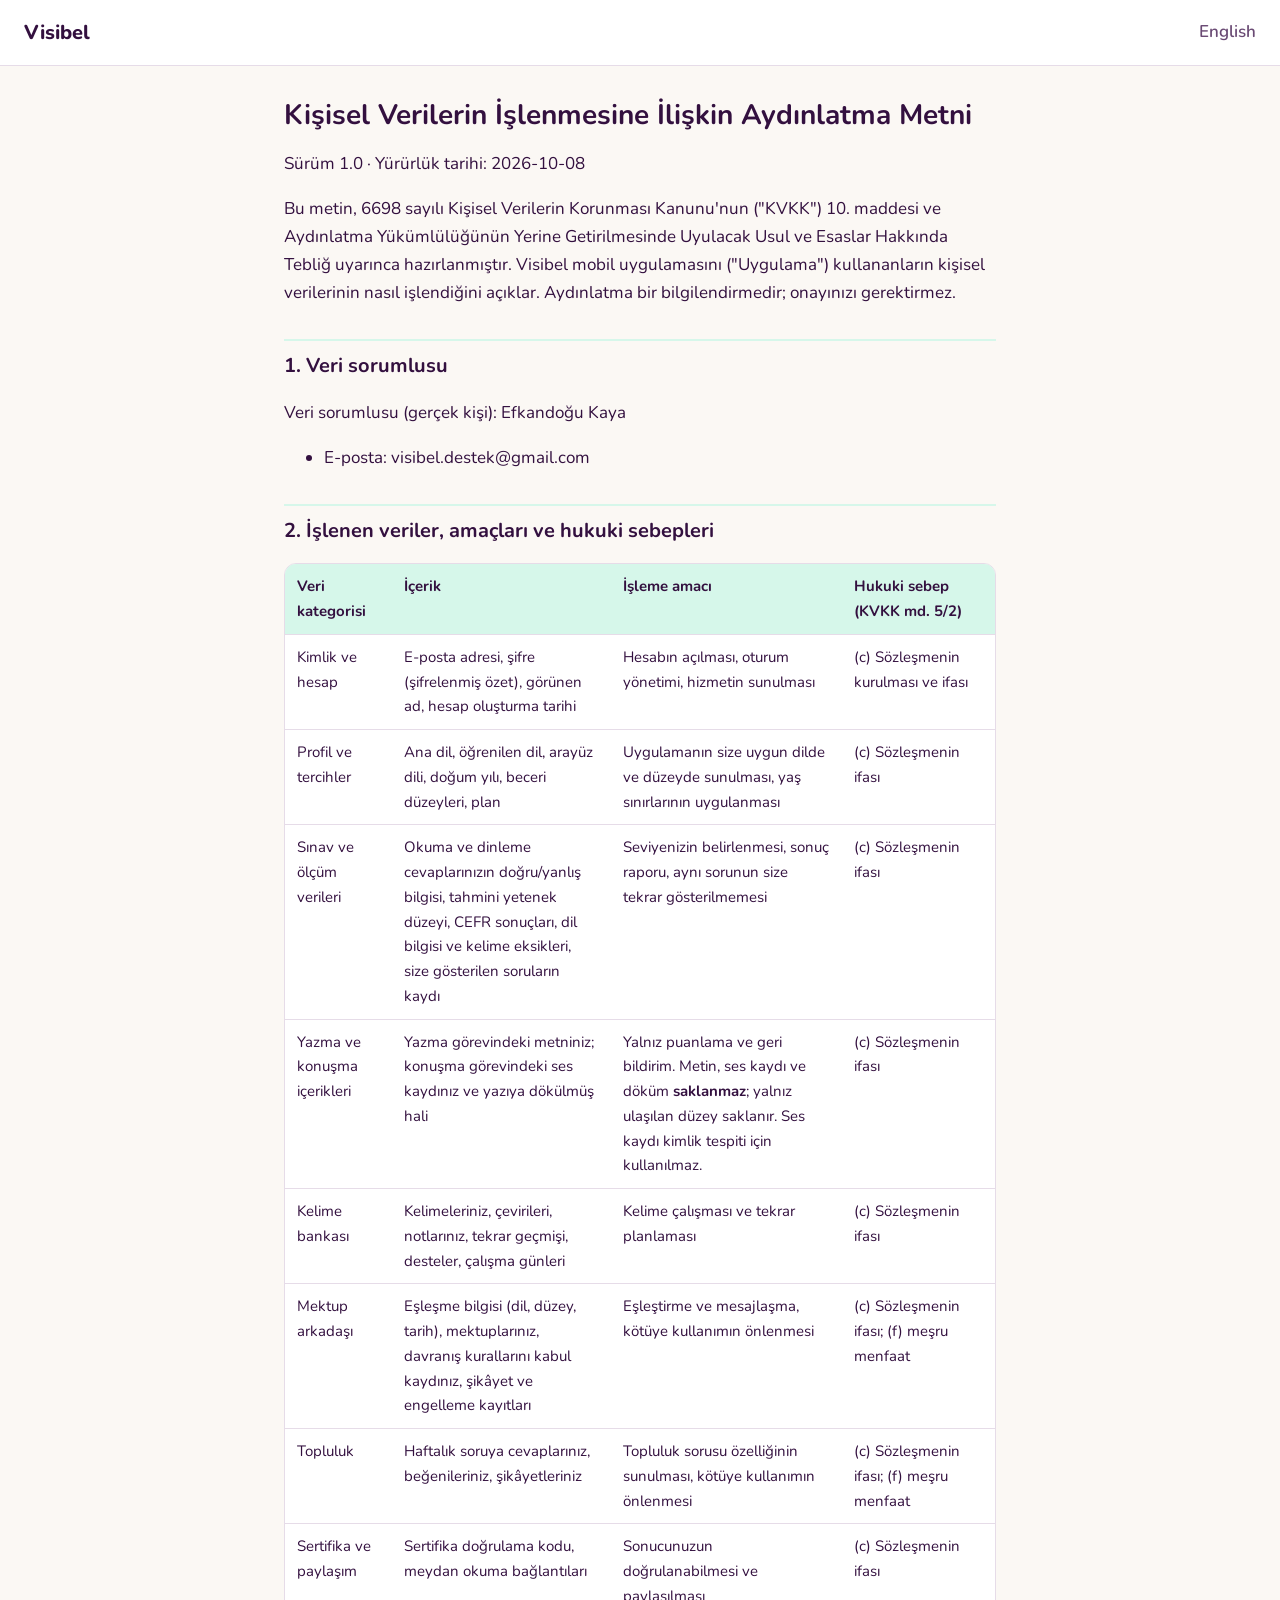
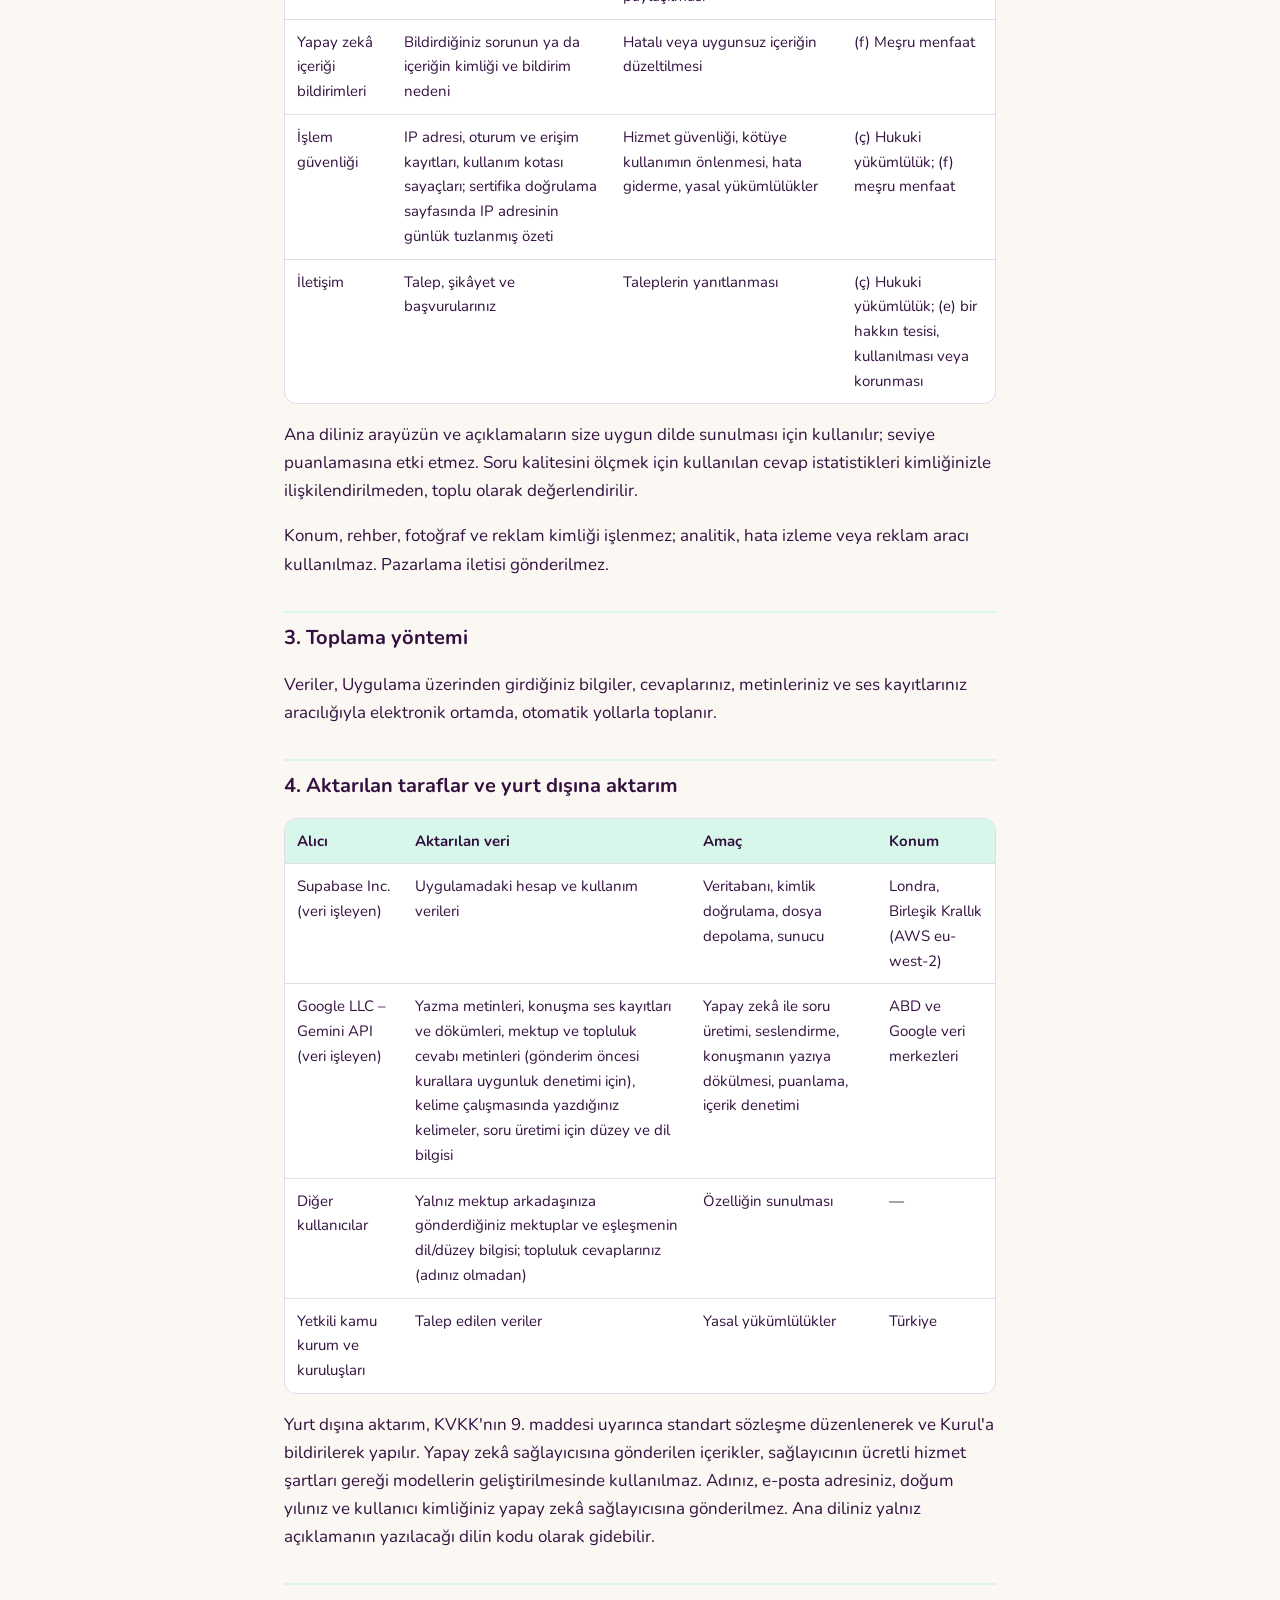
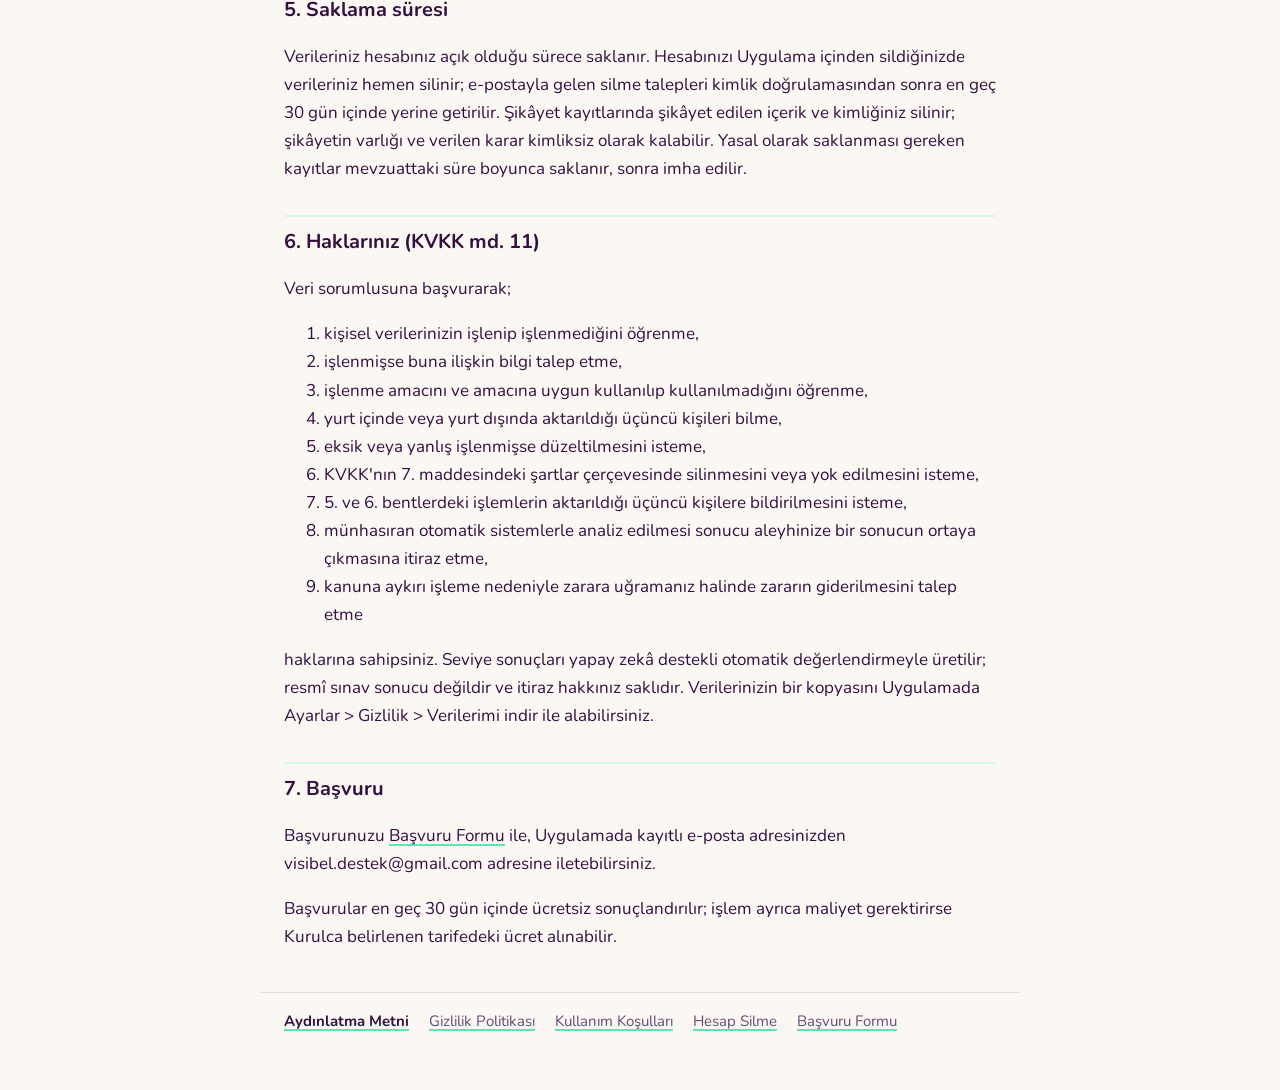
<file: tr/aydinlatma-metni.html>
<!doctype html>
<html lang="tr">
<head>
<meta charset="utf-8">
<meta name="viewport" content="width=device-width, initial-scale=1">
<meta name="referrer" content="no-referrer">
<title>Aydınlatma Metni · Visibel</title>
<link rel="stylesheet" href="../style.css">
</head>
<body>
<header class="top"><a class="mark" href="../index.html">Visibel</a><a class="lang" href="../en/privacy-notice.html">English</a></header>
<main>
<h1>Kişisel Verilerin İşlenmesine İlişkin Aydınlatma Metni</h1>
<p>Sürüm 1.0 · Yürürlük tarihi: 2026-10-08</p>
<p>Bu metin, 6698 sayılı Kişisel Verilerin Korunması Kanunu'nun (&quot;KVKK&quot;) 10. maddesi ve Aydınlatma Yükümlülüğünün Yerine Getirilmesinde Uyulacak Usul ve Esaslar Hakkında Tebliğ uyarınca hazırlanmıştır. Visibel mobil uygulamasını (&quot;Uygulama&quot;) kullananların kişisel verilerinin nasıl işlendiğini açıklar. Aydınlatma bir bilgilendirmedir; onayınızı gerektirmez.</p>
<h2>1. Veri sorumlusu</h2>
<p>Veri sorumlusu (gerçek kişi): Efkandoğu Kaya</p>
<ul>
<li>E-posta: visibel.destek@gmail.com</li>
</ul>
<h2>2. İşlenen veriler, amaçları ve hukuki sebepleri</h2>
<div class="table"><table>
<thead><tr><th>Veri kategorisi</th><th>İçerik</th><th>İşleme amacı</th><th>Hukuki sebep (KVKK md. 5/2)</th></tr></thead>
<tbody>
<tr><td>Kimlik ve hesap</td><td>E-posta adresi, şifre (şifrelenmiş özet), görünen ad, hesap oluşturma tarihi</td><td>Hesabın açılması, oturum yönetimi, hizmetin sunulması</td><td>(c) Sözleşmenin kurulması ve ifası</td></tr>
<tr><td>Profil ve tercihler</td><td>Ana dil, öğrenilen dil, arayüz dili, doğum yılı, beceri düzeyleri, plan</td><td>Uygulamanın size uygun dilde ve düzeyde sunulması, yaş sınırlarının uygulanması</td><td>(c) Sözleşmenin ifası</td></tr>
<tr><td>Sınav ve ölçüm verileri</td><td>Okuma ve dinleme cevaplarınızın doğru/yanlış bilgisi, tahmini yetenek düzeyi, CEFR sonuçları, dil bilgisi ve kelime eksikleri, size gösterilen soruların kaydı</td><td>Seviyenizin belirlenmesi, sonuç raporu, aynı sorunun size tekrar gösterilmemesi</td><td>(c) Sözleşmenin ifası</td></tr>
<tr><td>Yazma ve konuşma içerikleri</td><td>Yazma görevindeki metniniz; konuşma görevindeki ses kaydınız ve yazıya dökülmüş hali</td><td>Yalnız puanlama ve geri bildirim. Metin, ses kaydı ve döküm <strong>saklanmaz</strong>; yalnız ulaşılan düzey saklanır. Ses kaydı kimlik tespiti için kullanılmaz.</td><td>(c) Sözleşmenin ifası</td></tr>
<tr><td>Kelime bankası</td><td>Kelimeleriniz, çevirileri, notlarınız, tekrar geçmişi, desteler, çalışma günleri</td><td>Kelime çalışması ve tekrar planlaması</td><td>(c) Sözleşmenin ifası</td></tr>
<tr><td>Mektup arkadaşı</td><td>Eşleşme bilgisi (dil, düzey, tarih), mektuplarınız, davranış kurallarını kabul kaydınız, şikâyet ve engelleme kayıtları</td><td>Eşleştirme ve mesajlaşma, kötüye kullanımın önlenmesi</td><td>(c) Sözleşmenin ifası; (f) meşru menfaat</td></tr>
<tr><td>Topluluk</td><td>Haftalık soruya cevaplarınız, beğenileriniz, şikâyetleriniz</td><td>Topluluk sorusu özelliğinin sunulması, kötüye kullanımın önlenmesi</td><td>(c) Sözleşmenin ifası; (f) meşru menfaat</td></tr>
<tr><td>Sertifika ve paylaşım</td><td>Sertifika doğrulama kodu, meydan okuma bağlantıları</td><td>Sonucunuzun doğrulanabilmesi ve paylaşılması</td><td>(c) Sözleşmenin ifası</td></tr>
<tr><td>Yapay zekâ içeriği bildirimleri</td><td>Bildirdiğiniz sorunun ya da içeriğin kimliği ve bildirim nedeni</td><td>Hatalı veya uygunsuz içeriğin düzeltilmesi</td><td>(f) Meşru menfaat</td></tr>
<tr><td>İşlem güvenliği</td><td>IP adresi, oturum ve erişim kayıtları, kullanım kotası sayaçları; sertifika doğrulama sayfasında IP adresinin günlük tuzlanmış özeti</td><td>Hizmet güvenliği, kötüye kullanımın önlenmesi, hata giderme, yasal yükümlülükler</td><td>(ç) Hukuki yükümlülük; (f) meşru menfaat</td></tr>
<tr><td>İletişim</td><td>Talep, şikâyet ve başvurularınız</td><td>Taleplerin yanıtlanması</td><td>(ç) Hukuki yükümlülük; (e) bir hakkın tesisi, kullanılması veya korunması</td></tr>
</tbody></table></div>
<p>Ana diliniz arayüzün ve açıklamaların size uygun dilde sunulması için kullanılır; seviye puanlamasına etki etmez. Soru kalitesini ölçmek için kullanılan cevap istatistikleri kimliğinizle ilişkilendirilmeden, toplu olarak değerlendirilir.</p>
<p>Konum, rehber, fotoğraf ve reklam kimliği işlenmez; analitik, hata izleme veya reklam aracı kullanılmaz. Pazarlama iletisi gönderilmez.</p>
<h2>3. Toplama yöntemi</h2>
<p>Veriler, Uygulama üzerinden girdiğiniz bilgiler, cevaplarınız, metinleriniz ve ses kayıtlarınız aracılığıyla elektronik ortamda, otomatik yollarla toplanır.</p>
<h2>4. Aktarılan taraflar ve yurt dışına aktarım</h2>
<div class="table"><table>
<thead><tr><th>Alıcı</th><th>Aktarılan veri</th><th>Amaç</th><th>Konum</th></tr></thead>
<tbody>
<tr><td>Supabase Inc. (veri işleyen)</td><td>Uygulamadaki hesap ve kullanım verileri</td><td>Veritabanı, kimlik doğrulama, dosya depolama, sunucu</td><td>Londra, Birleşik Krallık (AWS eu-west-2)</td></tr>
<tr><td>Google LLC – Gemini API (veri işleyen)</td><td>Yazma metinleri, konuşma ses kayıtları ve dökümleri, mektup ve topluluk cevabı metinleri (gönderim öncesi kurallara uygunluk denetimi için), kelime çalışmasında yazdığınız kelimeler, soru üretimi için düzey ve dil bilgisi</td><td>Yapay zekâ ile soru üretimi, seslendirme, konuşmanın yazıya dökülmesi, puanlama, içerik denetimi</td><td>ABD ve Google veri merkezleri</td></tr>
<tr><td>Diğer kullanıcılar</td><td>Yalnız mektup arkadaşınıza gönderdiğiniz mektuplar ve eşleşmenin dil/düzey bilgisi; topluluk cevaplarınız (adınız olmadan)</td><td>Özelliğin sunulması</td><td>—</td></tr>
<tr><td>Yetkili kamu kurum ve kuruluşları</td><td>Talep edilen veriler</td><td>Yasal yükümlülükler</td><td>Türkiye</td></tr>
</tbody></table></div>
<p>Yurt dışına aktarım, KVKK'nın 9. maddesi uyarınca standart sözleşme düzenlenerek ve Kurul'a bildirilerek yapılır. Yapay zekâ sağlayıcısına gönderilen içerikler, sağlayıcının ücretli hizmet şartları gereği modellerin geliştirilmesinde kullanılmaz. Adınız, e-posta adresiniz, doğum yılınız ve kullanıcı kimliğiniz yapay zekâ sağlayıcısına gönderilmez. Ana diliniz yalnız açıklamanın yazılacağı dilin kodu olarak gidebilir.</p>
<h2>5. Saklama süresi</h2>
<p>Verileriniz hesabınız açık olduğu sürece saklanır. Hesabınızı Uygulama içinden sildiğinizde verileriniz hemen silinir; e-postayla gelen silme talepleri kimlik doğrulamasından sonra en geç 30 gün içinde yerine getirilir. Şikâyet kayıtlarında şikâyet edilen içerik ve kimliğiniz silinir; şikâyetin varlığı ve verilen karar kimliksiz olarak kalabilir. Yasal olarak saklanması gereken kayıtlar mevzuattaki süre boyunca saklanır, sonra imha edilir.</p>
<h2>6. Haklarınız (KVKK md. 11)</h2>
<p>Veri sorumlusuna başvurarak;</p>
<ol>
<li>kişisel verilerinizin işlenip işlenmediğini öğrenme,</li>
<li>işlenmişse buna ilişkin bilgi talep etme,</li>
<li>işlenme amacını ve amacına uygun kullanılıp kullanılmadığını öğrenme,</li>
<li>yurt içinde veya yurt dışında aktarıldığı üçüncü kişileri bilme,</li>
<li>eksik veya yanlış işlenmişse düzeltilmesini isteme,</li>
<li>KVKK'nın 7. maddesindeki şartlar çerçevesinde silinmesini veya yok edilmesini isteme,</li>
<li>5. ve 6. bentlerdeki işlemlerin aktarıldığı üçüncü kişilere bildirilmesini isteme,</li>
<li>münhasıran otomatik sistemlerle analiz edilmesi sonucu aleyhinize bir sonucun ortaya çıkmasına itiraz etme,</li>
<li>kanuna aykırı işleme nedeniyle zarara uğramanız halinde zararın giderilmesini talep etme</li>
</ol>
<p>haklarına sahipsiniz. Seviye sonuçları yapay zekâ destekli otomatik değerlendirmeyle üretilir; resmî sınav sonucu değildir ve itiraz hakkınız saklıdır. Verilerinizin bir kopyasını Uygulamada Ayarlar &gt; Gizlilik &gt; Verilerimi indir ile alabilirsiniz.</p>
<h2>7. Başvuru</h2>
<p>Başvurunuzu <a href="basvuru-formu.html">Başvuru Formu</a> ile, Uygulamada kayıtlı e-posta adresinizden visibel.destek@gmail.com adresine iletebilirsiniz.</p>
<p>Başvurular en geç 30 gün içinde ücretsiz sonuçlandırılır; işlem ayrıca maliyet gerektirirse Kurulca belirlenen tarifedeki ücret alınabilir.</p>
</main>
<nav class="pages"><a href="aydinlatma-metni.html" aria-current="page">Aydınlatma Metni</a><a href="gizlilik-politikasi.html">Gizlilik Politikası</a><a href="kullanim-kosullari.html">Kullanım Koşulları</a><a href="hesap-silme.html">Hesap Silme</a><a href="basvuru-formu.html">Başvuru Formu</a></nav>
</body>
</html>
</file>
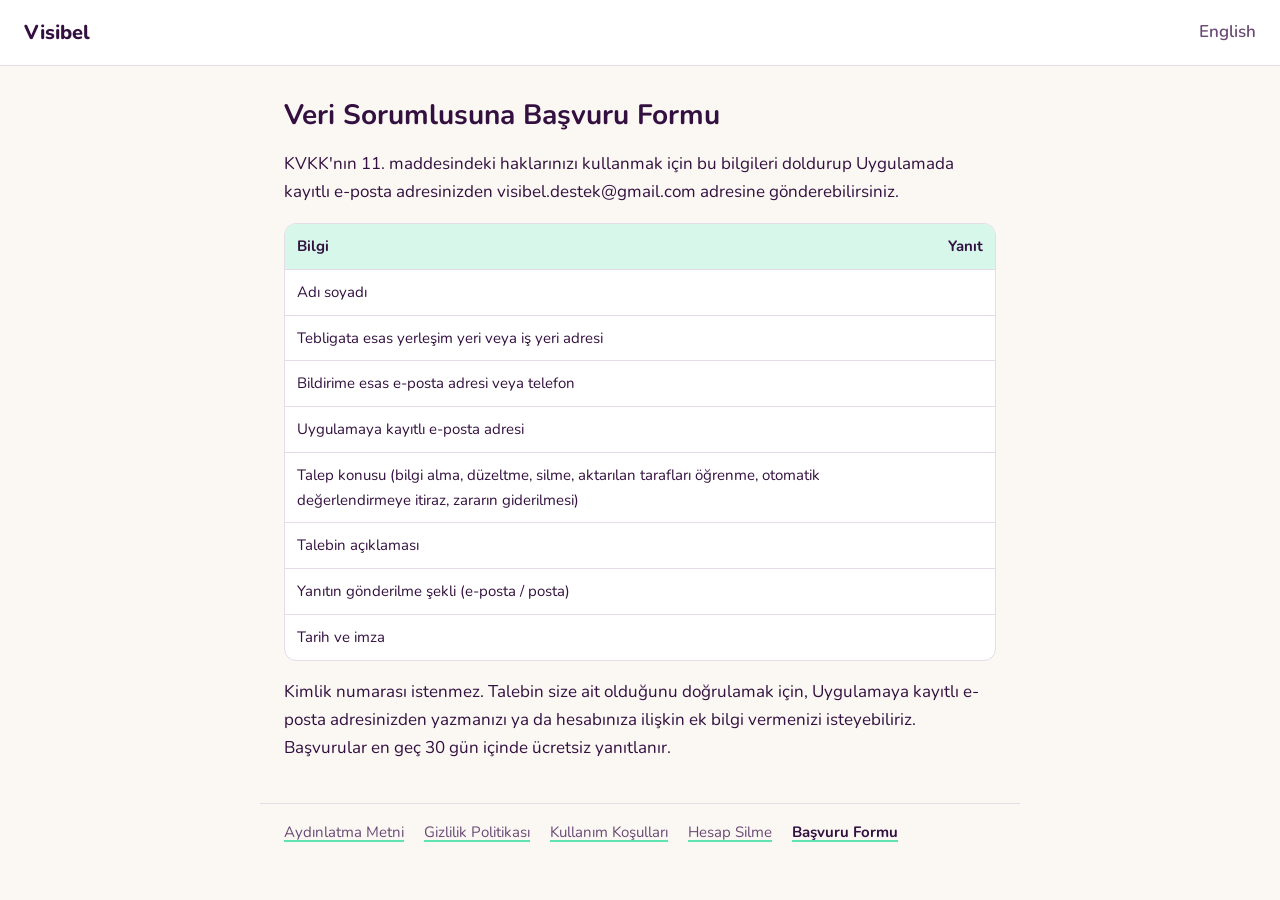
<file: tr/basvuru-formu.html>
<!doctype html>
<html lang="tr">
<head>
<meta charset="utf-8">
<meta name="viewport" content="width=device-width, initial-scale=1">
<meta name="referrer" content="no-referrer">
<title>Başvuru Formu · Visibel</title>
<link rel="stylesheet" href="../style.css">
</head>
<body>
<header class="top"><a class="mark" href="../index.html">Visibel</a><a class="lang" href="../en/application-form.html">English</a></header>
<main>
<h1>Veri Sorumlusuna Başvuru Formu</h1>
<p>KVKK'nın 11. maddesindeki haklarınızı kullanmak için bu bilgileri doldurup Uygulamada kayıtlı e-posta adresinizden visibel.destek@gmail.com adresine gönderebilirsiniz.</p>
<div class="table"><table>
<thead><tr><th>Bilgi</th><th>Yanıt</th></tr></thead>
<tbody>
<tr><td>Adı soyadı</td><td></td></tr>
<tr><td>Tebligata esas yerleşim yeri veya iş yeri adresi</td><td></td></tr>
<tr><td>Bildirime esas e-posta adresi veya telefon</td><td></td></tr>
<tr><td>Uygulamaya kayıtlı e-posta adresi</td><td></td></tr>
<tr><td>Talep konusu (bilgi alma, düzeltme, silme, aktarılan tarafları öğrenme, otomatik değerlendirmeye itiraz, zararın giderilmesi)</td><td></td></tr>
<tr><td>Talebin açıklaması</td><td></td></tr>
<tr><td>Yanıtın gönderilme şekli (e-posta / posta)</td><td></td></tr>
<tr><td>Tarih ve imza</td><td></td></tr>
</tbody></table></div>
<p>Kimlik numarası istenmez. Talebin size ait olduğunu doğrulamak için, Uygulamaya kayıtlı e-posta adresinizden yazmanızı ya da hesabınıza ilişkin ek bilgi vermenizi isteyebiliriz. Başvurular en geç 30 gün içinde ücretsiz yanıtlanır.</p>
</main>
<nav class="pages"><a href="aydinlatma-metni.html">Aydınlatma Metni</a><a href="gizlilik-politikasi.html">Gizlilik Politikası</a><a href="kullanim-kosullari.html">Kullanım Koşulları</a><a href="hesap-silme.html">Hesap Silme</a><a href="basvuru-formu.html" aria-current="page">Başvuru Formu</a></nav>
</body>
</html>
</file>
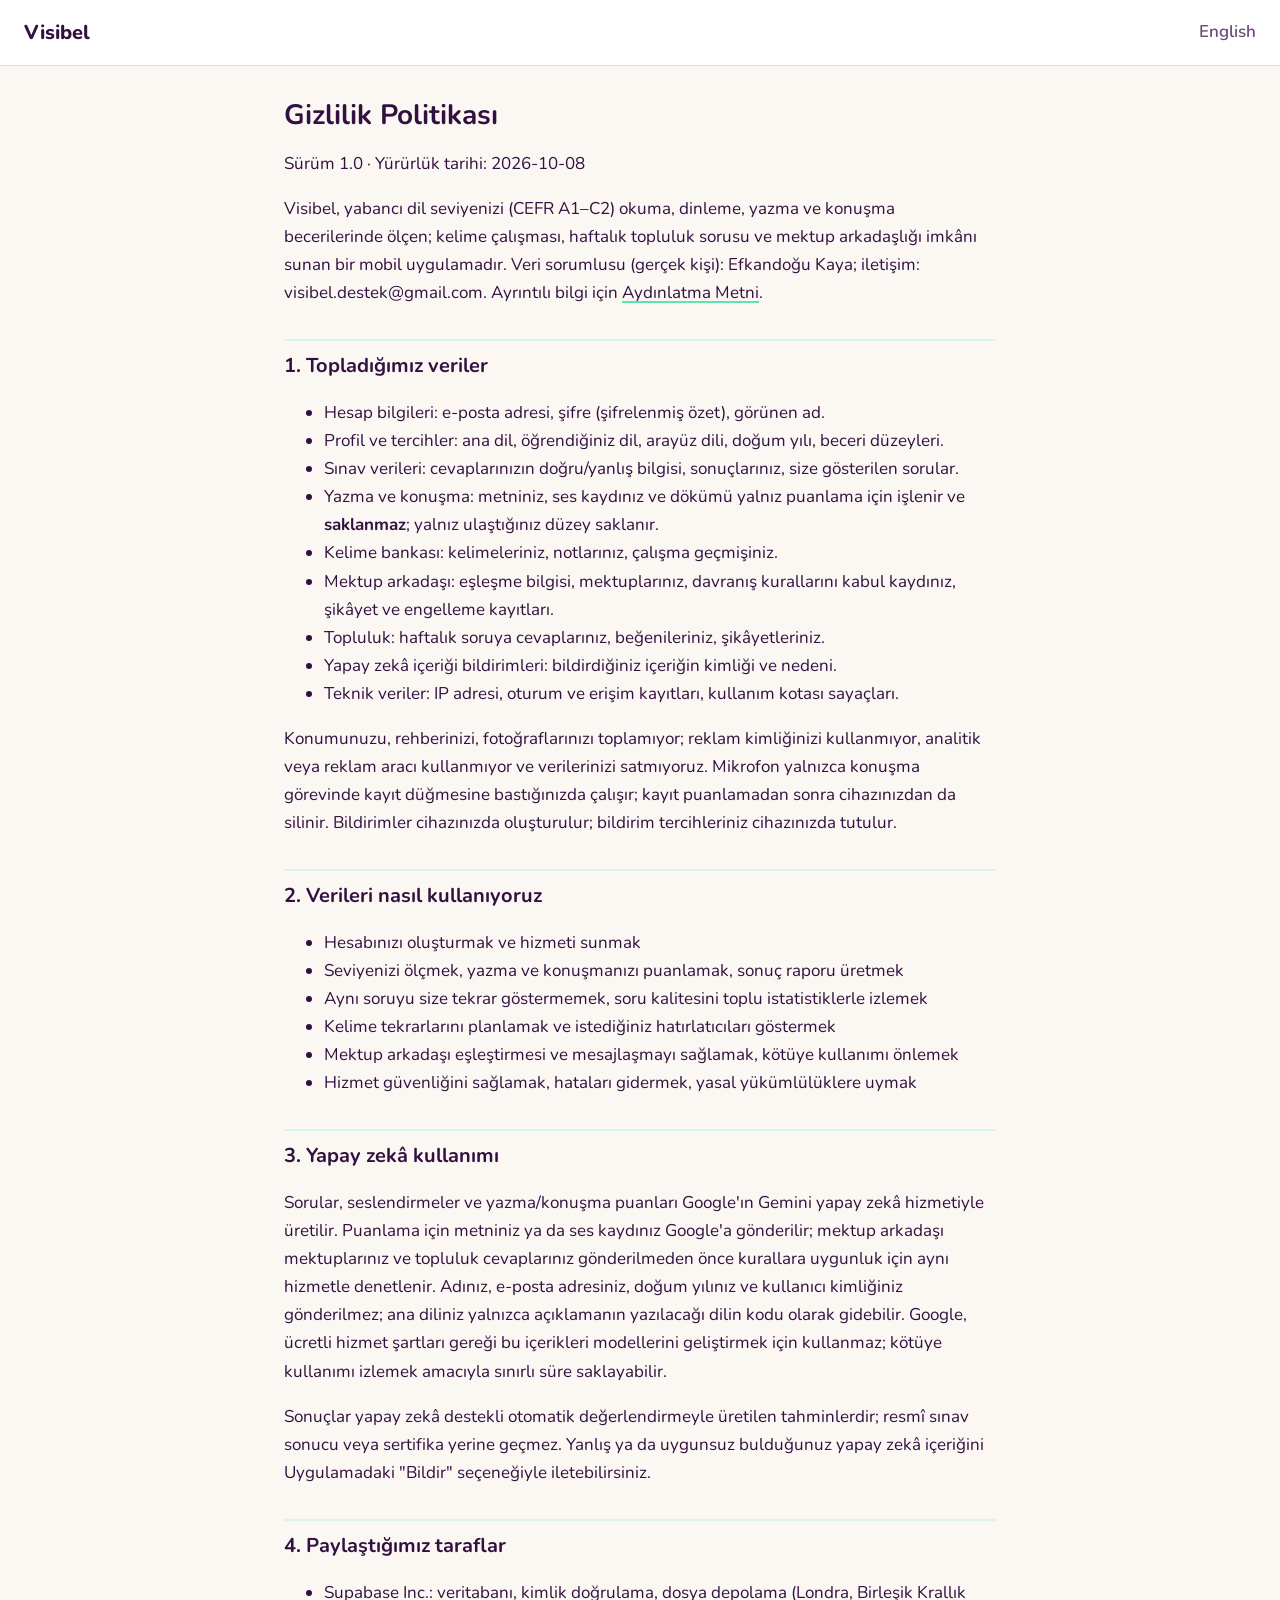
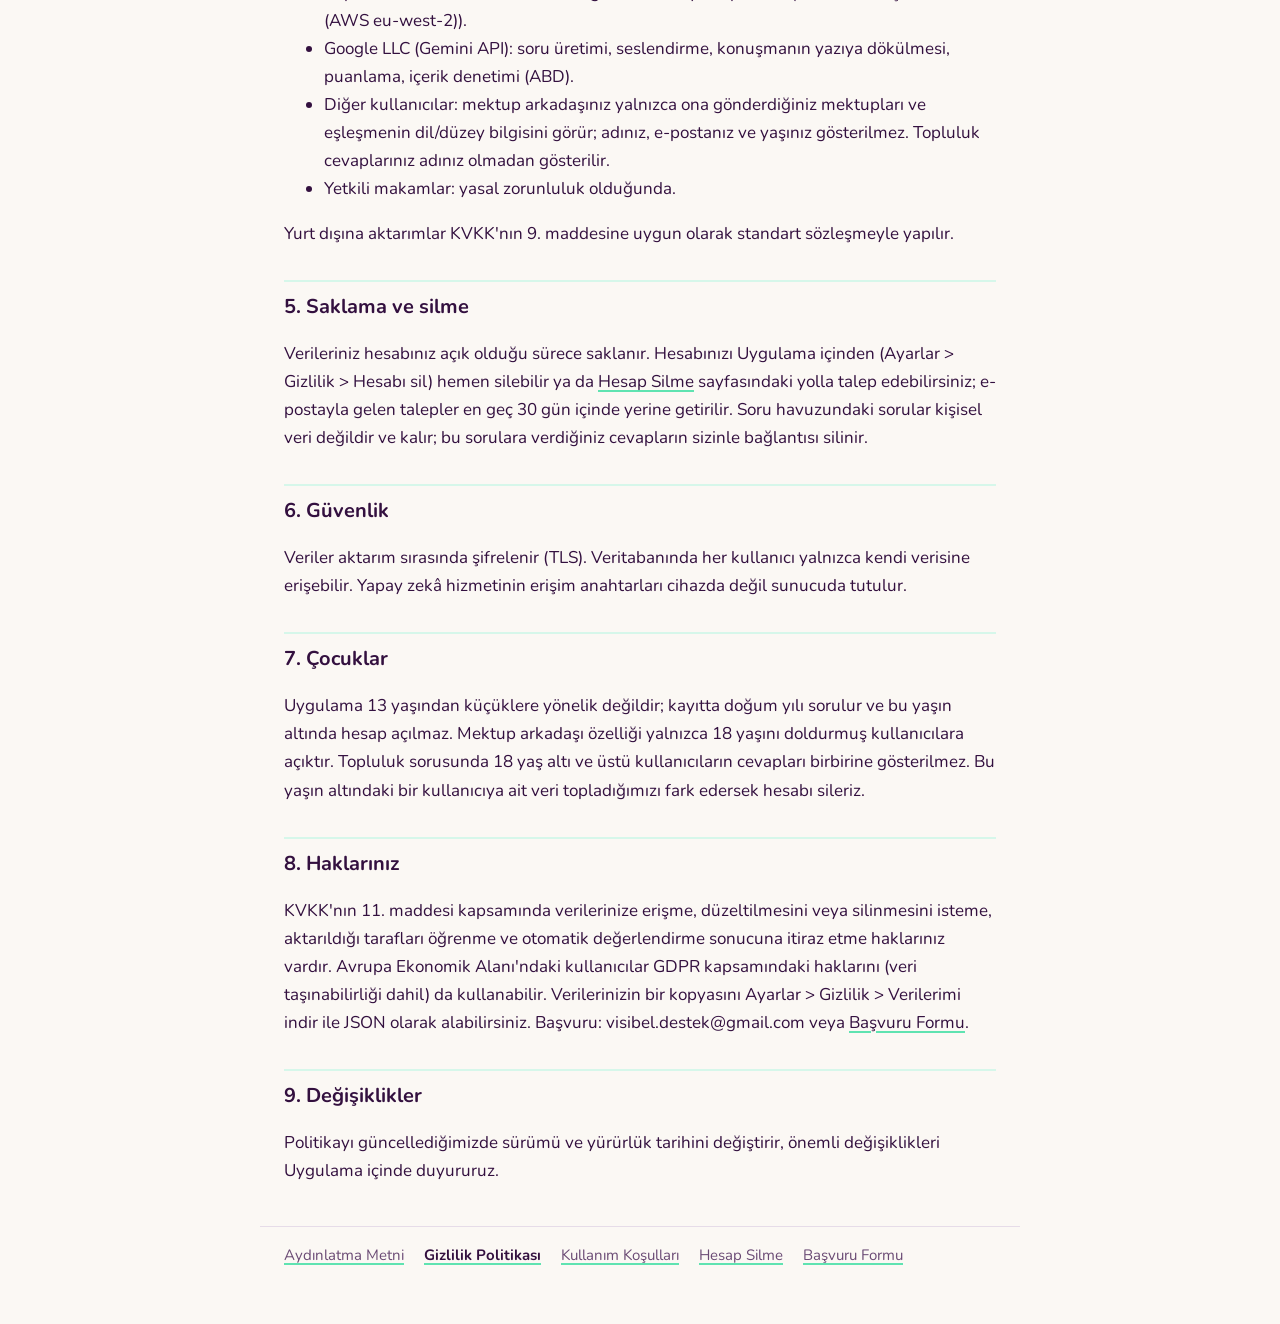
<file: tr/gizlilik-politikasi.html>
<!doctype html>
<html lang="tr">
<head>
<meta charset="utf-8">
<meta name="viewport" content="width=device-width, initial-scale=1">
<meta name="referrer" content="no-referrer">
<title>Gizlilik Politikası · Visibel</title>
<link rel="stylesheet" href="../style.css">
</head>
<body>
<header class="top"><a class="mark" href="../index.html">Visibel</a><a class="lang" href="../en/privacy-policy.html">English</a></header>
<main>
<h1>Gizlilik Politikası</h1>
<p>Sürüm 1.0 · Yürürlük tarihi: 2026-10-08</p>
<p>Visibel, yabancı dil seviyenizi (CEFR A1–C2) okuma, dinleme, yazma ve konuşma becerilerinde ölçen; kelime çalışması, haftalık topluluk sorusu ve mektup arkadaşlığı imkânı sunan bir mobil uygulamadır. Veri sorumlusu (gerçek kişi): Efkandoğu Kaya; iletişim: visibel.destek@gmail.com. Ayrıntılı bilgi için <a href="aydinlatma-metni.html">Aydınlatma Metni</a>.</p>
<h2>1. Topladığımız veriler</h2>
<ul>
<li>Hesap bilgileri: e-posta adresi, şifre (şifrelenmiş özet), görünen ad.</li>
<li>Profil ve tercihler: ana dil, öğrendiğiniz dil, arayüz dili, doğum yılı, beceri düzeyleri.</li>
<li>Sınav verileri: cevaplarınızın doğru/yanlış bilgisi, sonuçlarınız, size gösterilen sorular.</li>
<li>Yazma ve konuşma: metniniz, ses kaydınız ve dökümü yalnız puanlama için işlenir ve <strong>saklanmaz</strong>; yalnız ulaştığınız düzey saklanır.</li>
<li>Kelime bankası: kelimeleriniz, notlarınız, çalışma geçmişiniz.</li>
<li>Mektup arkadaşı: eşleşme bilgisi, mektuplarınız, davranış kurallarını kabul kaydınız, şikâyet ve engelleme kayıtları.</li>
<li>Topluluk: haftalık soruya cevaplarınız, beğenileriniz, şikâyetleriniz.</li>
<li>Yapay zekâ içeriği bildirimleri: bildirdiğiniz içeriğin kimliği ve nedeni.</li>
<li>Teknik veriler: IP adresi, oturum ve erişim kayıtları, kullanım kotası sayaçları.</li>
</ul>
<p>Konumunuzu, rehberinizi, fotoğraflarınızı toplamıyor; reklam kimliğinizi kullanmıyor, analitik veya reklam aracı kullanmıyor ve verilerinizi satmıyoruz. Mikrofon yalnızca konuşma görevinde kayıt düğmesine bastığınızda çalışır; kayıt puanlamadan sonra cihazınızdan da silinir. Bildirimler cihazınızda oluşturulur; bildirim tercihleriniz cihazınızda tutulur.</p>
<h2>2. Verileri nasıl kullanıyoruz</h2>
<ul>
<li>Hesabınızı oluşturmak ve hizmeti sunmak</li>
<li>Seviyenizi ölçmek, yazma ve konuşmanızı puanlamak, sonuç raporu üretmek</li>
<li>Aynı soruyu size tekrar göstermemek, soru kalitesini toplu istatistiklerle izlemek</li>
<li>Kelime tekrarlarını planlamak ve istediğiniz hatırlatıcıları göstermek</li>
<li>Mektup arkadaşı eşleştirmesi ve mesajlaşmayı sağlamak, kötüye kullanımı önlemek</li>
<li>Hizmet güvenliğini sağlamak, hataları gidermek, yasal yükümlülüklere uymak</li>
</ul>
<h2>3. Yapay zekâ kullanımı</h2>
<p>Sorular, seslendirmeler ve yazma/konuşma puanları Google'ın Gemini yapay zekâ hizmetiyle üretilir. Puanlama için metniniz ya da ses kaydınız Google'a gönderilir; mektup arkadaşı mektuplarınız ve topluluk cevaplarınız gönderilmeden önce kurallara uygunluk için aynı hizmetle denetlenir. Adınız, e-posta adresiniz, doğum yılınız ve kullanıcı kimliğiniz gönderilmez; ana diliniz yalnızca açıklamanın yazılacağı dilin kodu olarak gidebilir. Google, ücretli hizmet şartları gereği bu içerikleri modellerini geliştirmek için kullanmaz; kötüye kullanımı izlemek amacıyla sınırlı süre saklayabilir.</p>
<p>Sonuçlar yapay zekâ destekli otomatik değerlendirmeyle üretilen tahminlerdir; resmî sınav sonucu veya sertifika yerine geçmez. Yanlış ya da uygunsuz bulduğunuz yapay zekâ içeriğini Uygulamadaki &quot;Bildir&quot; seçeneğiyle iletebilirsiniz.</p>
<h2>4. Paylaştığımız taraflar</h2>
<ul>
<li>Supabase Inc.: veritabanı, kimlik doğrulama, dosya depolama (Londra, Birleşik Krallık (AWS eu-west-2)).</li>
<li>Google LLC (Gemini API): soru üretimi, seslendirme, konuşmanın yazıya dökülmesi, puanlama, içerik denetimi (ABD).</li>
<li>Diğer kullanıcılar: mektup arkadaşınız yalnızca ona gönderdiğiniz mektupları ve eşleşmenin dil/düzey bilgisini görür; adınız, e-postanız ve yaşınız gösterilmez. Topluluk cevaplarınız adınız olmadan gösterilir.</li>
<li>Yetkili makamlar: yasal zorunluluk olduğunda.</li>
</ul>
<p>Yurt dışına aktarımlar KVKK'nın 9. maddesine uygun olarak standart sözleşmeyle yapılır.</p>
<h2>5. Saklama ve silme</h2>
<p>Verileriniz hesabınız açık olduğu sürece saklanır. Hesabınızı Uygulama içinden (Ayarlar &gt; Gizlilik &gt; Hesabı sil) hemen silebilir ya da <a href="hesap-silme.html">Hesap Silme</a> sayfasındaki yolla talep edebilirsiniz; e-postayla gelen talepler en geç 30 gün içinde yerine getirilir. Soru havuzundaki sorular kişisel veri değildir ve kalır; bu sorulara verdiğiniz cevapların sizinle bağlantısı silinir.</p>
<h2>6. Güvenlik</h2>
<p>Veriler aktarım sırasında şifrelenir (TLS). Veritabanında her kullanıcı yalnızca kendi verisine erişebilir. Yapay zekâ hizmetinin erişim anahtarları cihazda değil sunucuda tutulur.</p>
<h2>7. Çocuklar</h2>
<p>Uygulama 13 yaşından küçüklere yönelik değildir; kayıtta doğum yılı sorulur ve bu yaşın altında hesap açılmaz. Mektup arkadaşı özelliği yalnızca 18 yaşını doldurmuş kullanıcılara açıktır. Topluluk sorusunda 18 yaş altı ve üstü kullanıcıların cevapları birbirine gösterilmez. Bu yaşın altındaki bir kullanıcıya ait veri topladığımızı fark edersek hesabı sileriz.</p>
<h2>8. Haklarınız</h2>
<p>KVKK'nın 11. maddesi kapsamında verilerinize erişme, düzeltilmesini veya silinmesini isteme, aktarıldığı tarafları öğrenme ve otomatik değerlendirme sonucuna itiraz etme haklarınız vardır. Avrupa Ekonomik Alanı'ndaki kullanıcılar GDPR kapsamındaki haklarını (veri taşınabilirliği dahil) da kullanabilir. Verilerinizin bir kopyasını Ayarlar &gt; Gizlilik &gt; Verilerimi indir ile JSON olarak alabilirsiniz. Başvuru: visibel.destek@gmail.com veya <a href="basvuru-formu.html">Başvuru Formu</a>.</p>
<h2>9. Değişiklikler</h2>
<p>Politikayı güncellediğimizde sürümü ve yürürlük tarihini değiştirir, önemli değişiklikleri Uygulama içinde duyururuz.</p>
</main>
<nav class="pages"><a href="aydinlatma-metni.html">Aydınlatma Metni</a><a href="gizlilik-politikasi.html" aria-current="page">Gizlilik Politikası</a><a href="kullanim-kosullari.html">Kullanım Koşulları</a><a href="hesap-silme.html">Hesap Silme</a><a href="basvuru-formu.html">Başvuru Formu</a></nav>
</body>
</html>
</file>
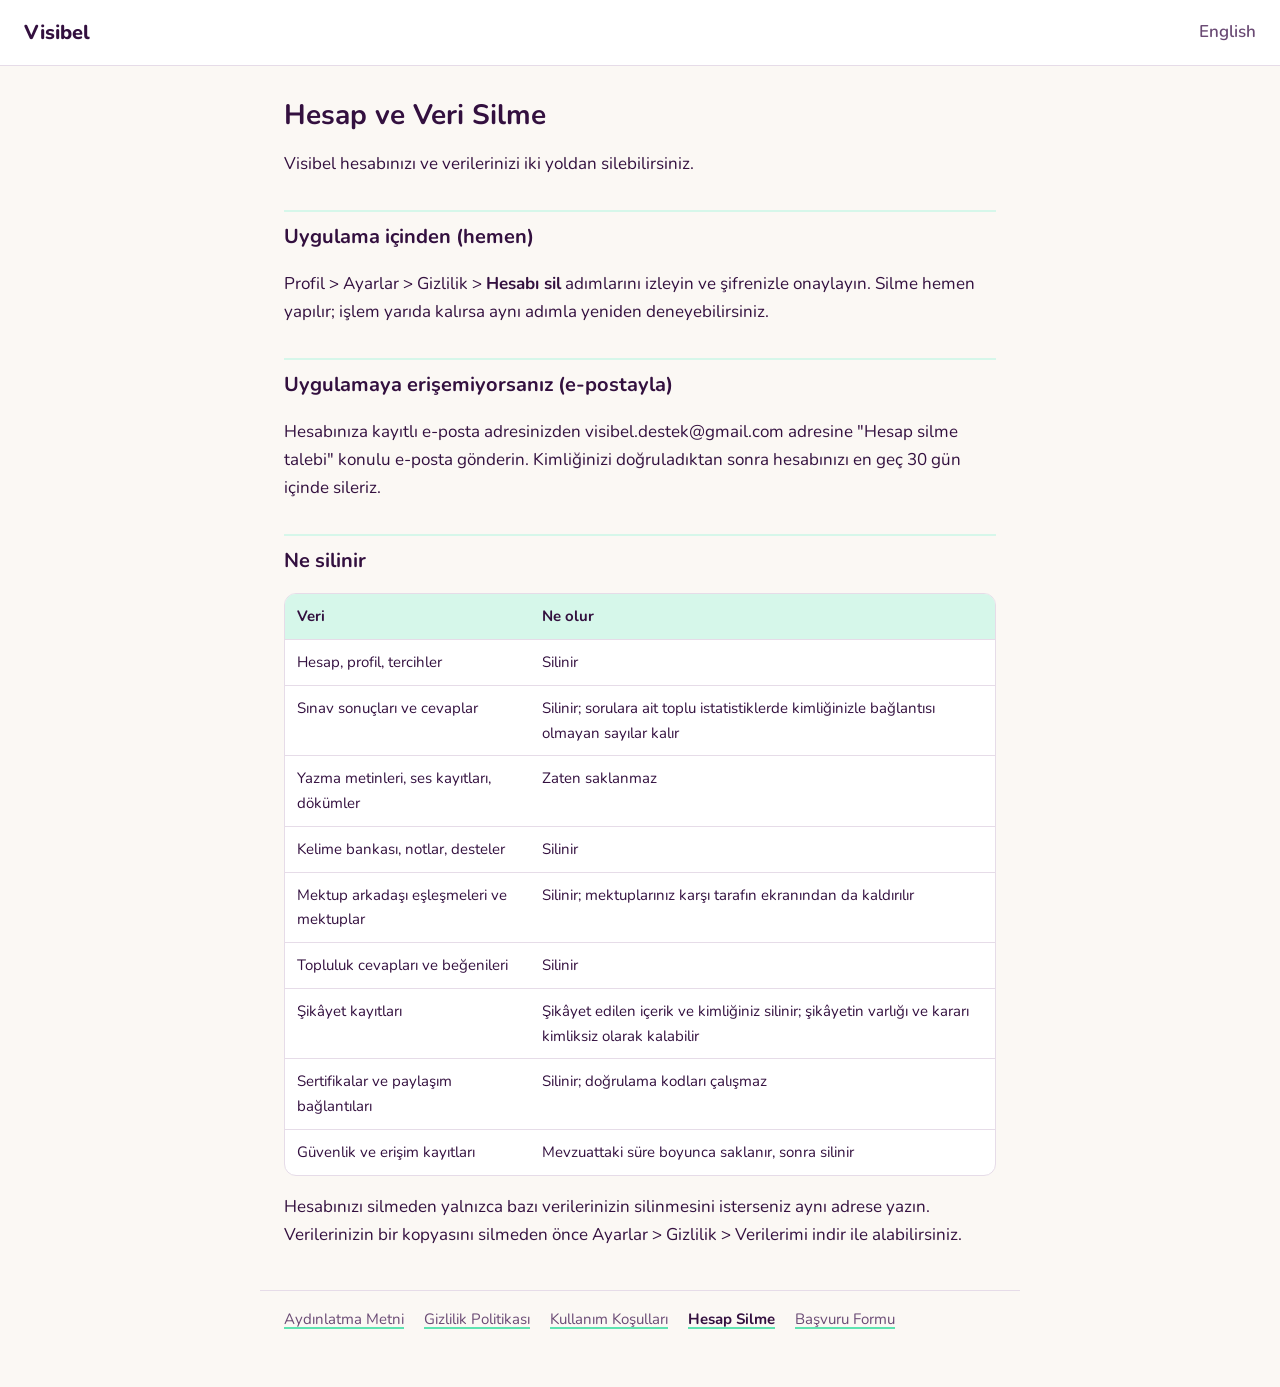
<file: tr/hesap-silme.html>
<!doctype html>
<html lang="tr">
<head>
<meta charset="utf-8">
<meta name="viewport" content="width=device-width, initial-scale=1">
<meta name="referrer" content="no-referrer">
<title>Hesap Silme · Visibel</title>
<link rel="stylesheet" href="../style.css">
</head>
<body>
<header class="top"><a class="mark" href="../index.html">Visibel</a><a class="lang" href="../en/account-deletion.html">English</a></header>
<main>
<h1>Hesap ve Veri Silme</h1>
<p>Visibel hesabınızı ve verilerinizi iki yoldan silebilirsiniz.</p>
<h2>Uygulama içinden (hemen)</h2>
<p>Profil &gt; Ayarlar &gt; Gizlilik &gt; <strong>Hesabı sil</strong> adımlarını izleyin ve şifrenizle onaylayın. Silme hemen yapılır; işlem yarıda kalırsa aynı adımla yeniden deneyebilirsiniz.</p>
<h2>Uygulamaya erişemiyorsanız (e-postayla)</h2>
<p>Hesabınıza kayıtlı e-posta adresinizden visibel.destek@gmail.com adresine &quot;Hesap silme talebi&quot; konulu e-posta gönderin. Kimliğinizi doğruladıktan sonra hesabınızı en geç 30 gün içinde sileriz.</p>
<h2>Ne silinir</h2>
<div class="table"><table>
<thead><tr><th>Veri</th><th>Ne olur</th></tr></thead>
<tbody>
<tr><td>Hesap, profil, tercihler</td><td>Silinir</td></tr>
<tr><td>Sınav sonuçları ve cevaplar</td><td>Silinir; sorulara ait toplu istatistiklerde kimliğinizle bağlantısı olmayan sayılar kalır</td></tr>
<tr><td>Yazma metinleri, ses kayıtları, dökümler</td><td>Zaten saklanmaz</td></tr>
<tr><td>Kelime bankası, notlar, desteler</td><td>Silinir</td></tr>
<tr><td>Mektup arkadaşı eşleşmeleri ve mektuplar</td><td>Silinir; mektuplarınız karşı tarafın ekranından da kaldırılır</td></tr>
<tr><td>Topluluk cevapları ve beğenileri</td><td>Silinir</td></tr>
<tr><td>Şikâyet kayıtları</td><td>Şikâyet edilen içerik ve kimliğiniz silinir; şikâyetin varlığı ve kararı kimliksiz olarak kalabilir</td></tr>
<tr><td>Sertifikalar ve paylaşım bağlantıları</td><td>Silinir; doğrulama kodları çalışmaz</td></tr>
<tr><td>Güvenlik ve erişim kayıtları</td><td>Mevzuattaki süre boyunca saklanır, sonra silinir</td></tr>
</tbody></table></div>
<p>Hesabınızı silmeden yalnızca bazı verilerinizin silinmesini isterseniz aynı adrese yazın. Verilerinizin bir kopyasını silmeden önce Ayarlar &gt; Gizlilik &gt; Verilerimi indir ile alabilirsiniz.</p>
</main>
<nav class="pages"><a href="aydinlatma-metni.html">Aydınlatma Metni</a><a href="gizlilik-politikasi.html">Gizlilik Politikası</a><a href="kullanim-kosullari.html">Kullanım Koşulları</a><a href="hesap-silme.html" aria-current="page">Hesap Silme</a><a href="basvuru-formu.html">Başvuru Formu</a></nav>
</body>
</html>
</file>
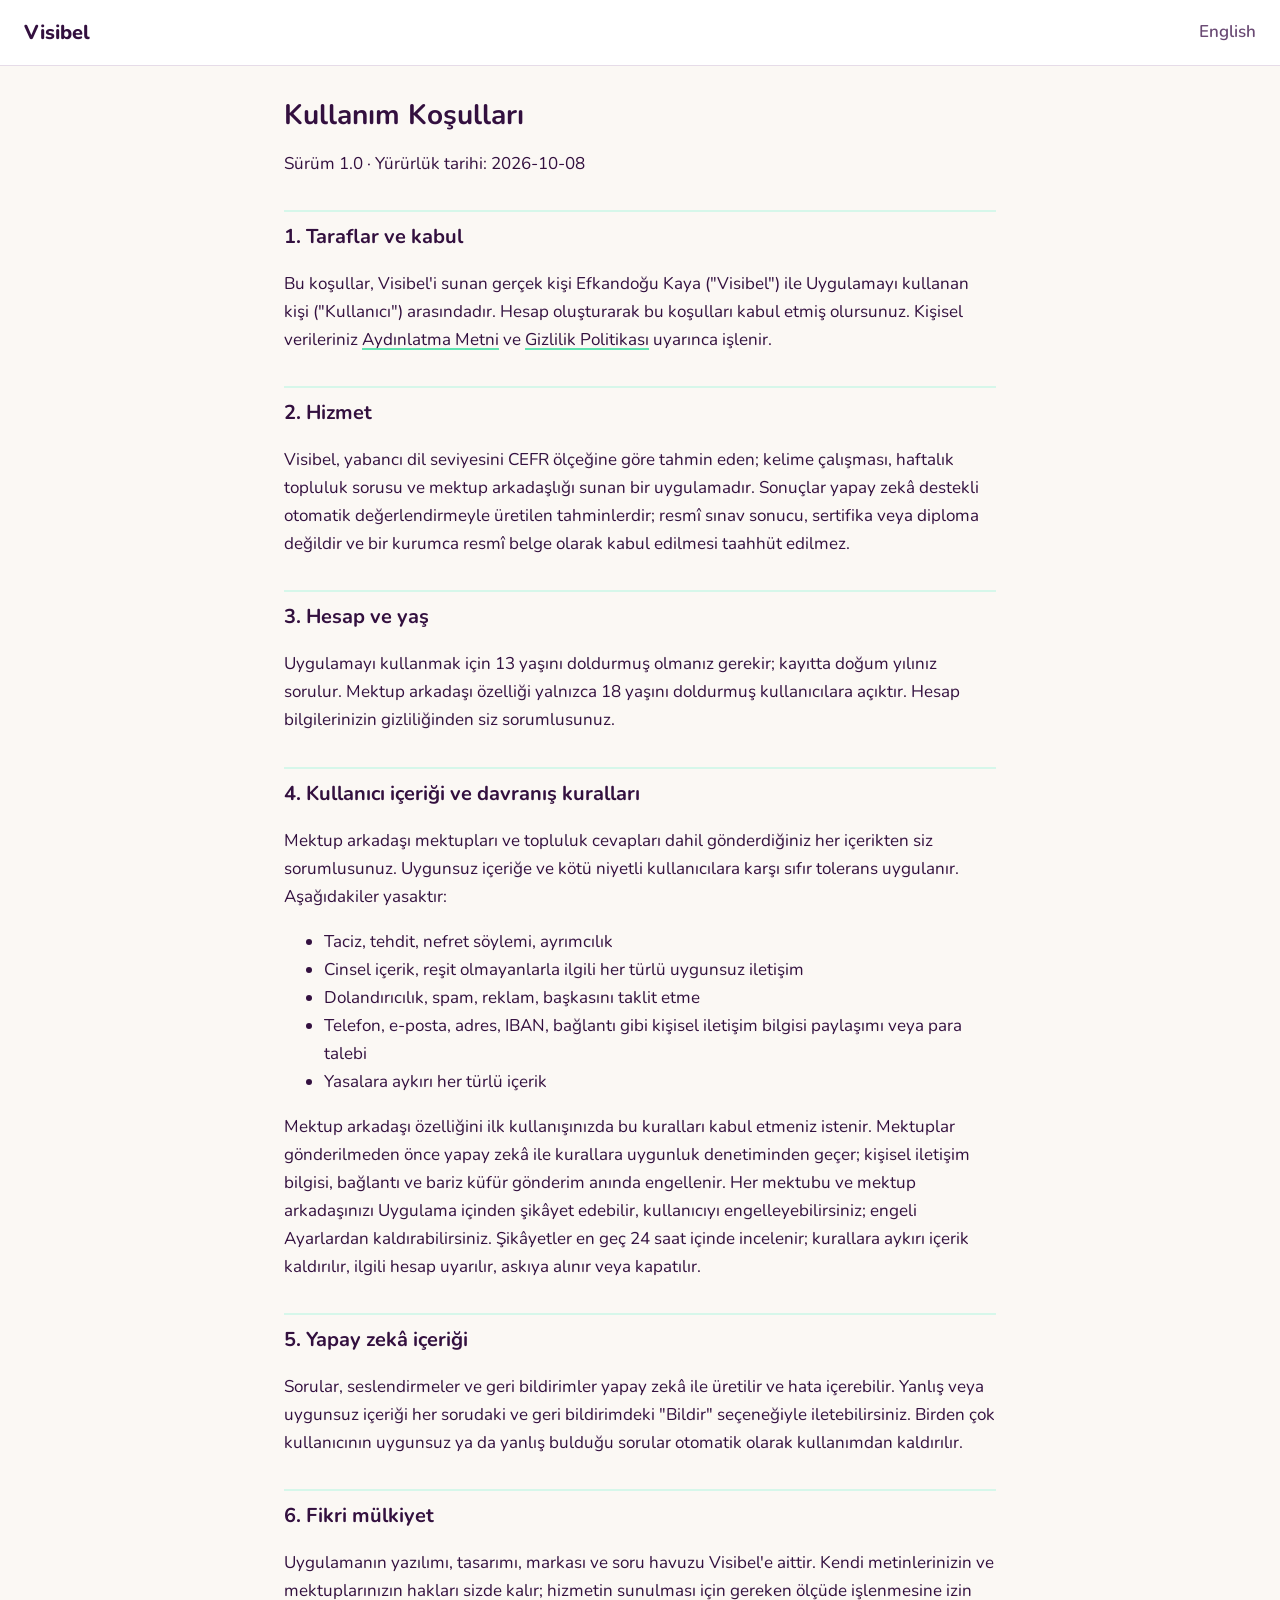
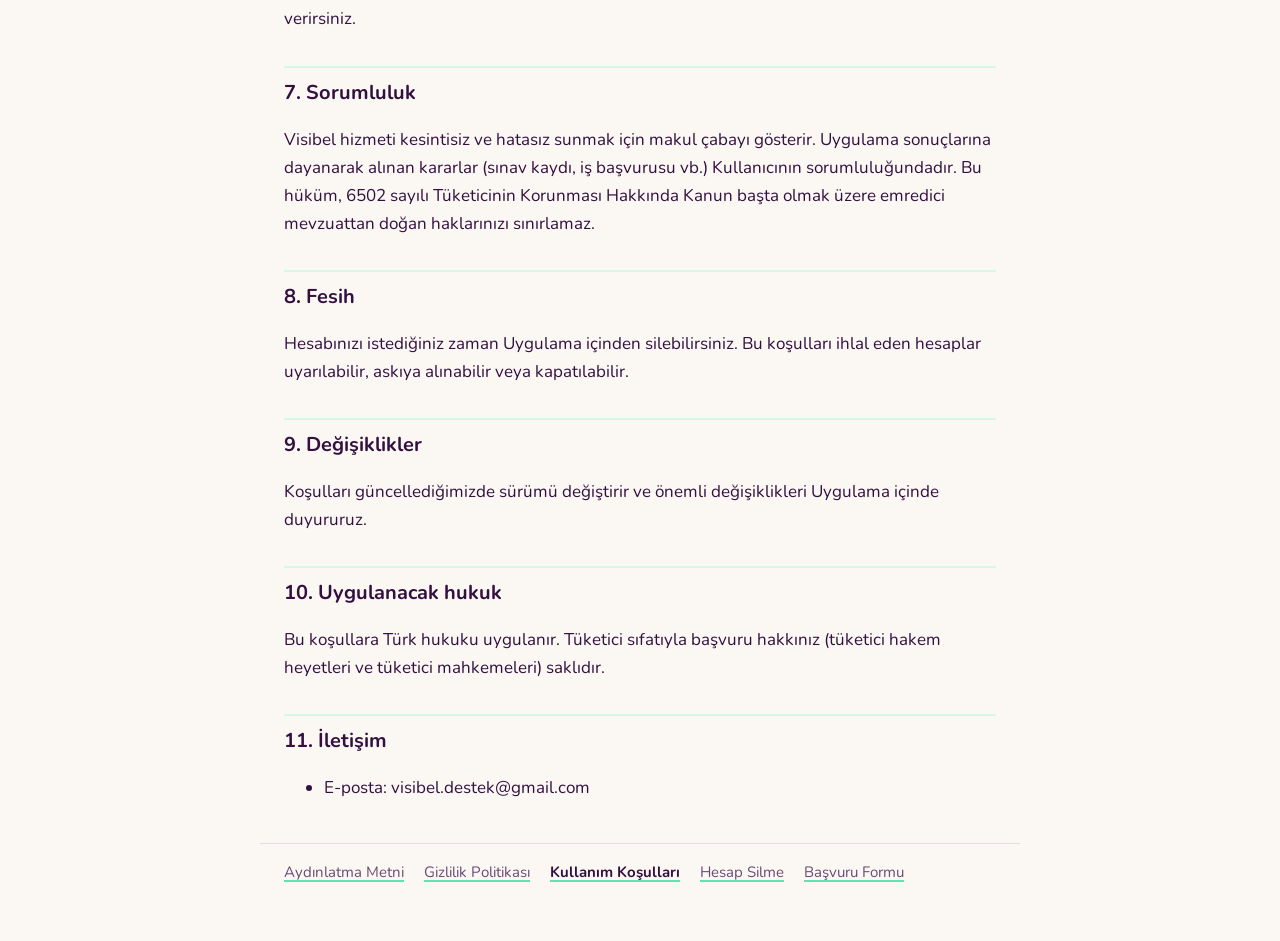
<file: tr/kullanim-kosullari.html>
<!doctype html>
<html lang="tr">
<head>
<meta charset="utf-8">
<meta name="viewport" content="width=device-width, initial-scale=1">
<meta name="referrer" content="no-referrer">
<title>Kullanım Koşulları · Visibel</title>
<link rel="stylesheet" href="../style.css">
</head>
<body>
<header class="top"><a class="mark" href="../index.html">Visibel</a><a class="lang" href="../en/terms-of-use.html">English</a></header>
<main>
<h1>Kullanım Koşulları</h1>
<p>Sürüm 1.0 · Yürürlük tarihi: 2026-10-08</p>
<h2>1. Taraflar ve kabul</h2>
<p>Bu koşullar, Visibel'i sunan gerçek kişi Efkandoğu Kaya (&quot;Visibel&quot;) ile Uygulamayı kullanan kişi (&quot;Kullanıcı&quot;) arasındadır. Hesap oluşturarak bu koşulları kabul etmiş olursunuz. Kişisel verileriniz <a href="aydinlatma-metni.html">Aydınlatma Metni</a> ve <a href="gizlilik-politikasi.html">Gizlilik Politikası</a> uyarınca işlenir.</p>
<h2>2. Hizmet</h2>
<p>Visibel, yabancı dil seviyesini CEFR ölçeğine göre tahmin eden; kelime çalışması, haftalık topluluk sorusu ve mektup arkadaşlığı sunan bir uygulamadır. Sonuçlar yapay zekâ destekli otomatik değerlendirmeyle üretilen tahminlerdir; resmî sınav sonucu, sertifika veya diploma değildir ve bir kurumca resmî belge olarak kabul edilmesi taahhüt edilmez.</p>
<h2>3. Hesap ve yaş</h2>
<p>Uygulamayı kullanmak için 13 yaşını doldurmuş olmanız gerekir; kayıtta doğum yılınız sorulur. Mektup arkadaşı özelliği yalnızca 18 yaşını doldurmuş kullanıcılara açıktır. Hesap bilgilerinizin gizliliğinden siz sorumlusunuz.</p>
<h2>4. Kullanıcı içeriği ve davranış kuralları</h2>
<p>Mektup arkadaşı mektupları ve topluluk cevapları dahil gönderdiğiniz her içerikten siz sorumlusunuz. Uygunsuz içeriğe ve kötü niyetli kullanıcılara karşı sıfır tolerans uygulanır. Aşağıdakiler yasaktır:</p>
<ul>
<li>Taciz, tehdit, nefret söylemi, ayrımcılık</li>
<li>Cinsel içerik, reşit olmayanlarla ilgili her türlü uygunsuz iletişim</li>
<li>Dolandırıcılık, spam, reklam, başkasını taklit etme</li>
<li>Telefon, e-posta, adres, IBAN, bağlantı gibi kişisel iletişim bilgisi paylaşımı veya para talebi</li>
<li>Yasalara aykırı her türlü içerik</li>
</ul>
<p>Mektup arkadaşı özelliğini ilk kullanışınızda bu kuralları kabul etmeniz istenir. Mektuplar gönderilmeden önce yapay zekâ ile kurallara uygunluk denetiminden geçer; kişisel iletişim bilgisi, bağlantı ve bariz küfür gönderim anında engellenir. Her mektubu ve mektup arkadaşınızı Uygulama içinden şikâyet edebilir, kullanıcıyı engelleyebilirsiniz; engeli Ayarlardan kaldırabilirsiniz. Şikâyetler en geç 24 saat içinde incelenir; kurallara aykırı içerik kaldırılır, ilgili hesap uyarılır, askıya alınır veya kapatılır.</p>
<h2>5. Yapay zekâ içeriği</h2>
<p>Sorular, seslendirmeler ve geri bildirimler yapay zekâ ile üretilir ve hata içerebilir. Yanlış veya uygunsuz içeriği her sorudaki ve geri bildirimdeki &quot;Bildir&quot; seçeneğiyle iletebilirsiniz. Birden çok kullanıcının uygunsuz ya da yanlış bulduğu sorular otomatik olarak kullanımdan kaldırılır.</p>
<h2>6. Fikri mülkiyet</h2>
<p>Uygulamanın yazılımı, tasarımı, markası ve soru havuzu Visibel'e aittir. Kendi metinlerinizin ve mektuplarınızın hakları sizde kalır; hizmetin sunulması için gereken ölçüde işlenmesine izin verirsiniz.</p>
<h2>7. Sorumluluk</h2>
<p>Visibel hizmeti kesintisiz ve hatasız sunmak için makul çabayı gösterir. Uygulama sonuçlarına dayanarak alınan kararlar (sınav kaydı, iş başvurusu vb.) Kullanıcının sorumluluğundadır. Bu hüküm, 6502 sayılı Tüketicinin Korunması Hakkında Kanun başta olmak üzere emredici mevzuattan doğan haklarınızı sınırlamaz.</p>
<h2>8. Fesih</h2>
<p>Hesabınızı istediğiniz zaman Uygulama içinden silebilirsiniz. Bu koşulları ihlal eden hesaplar uyarılabilir, askıya alınabilir veya kapatılabilir.</p>
<h2>9. Değişiklikler</h2>
<p>Koşulları güncellediğimizde sürümü değiştirir ve önemli değişiklikleri Uygulama içinde duyururuz.</p>
<h2>10. Uygulanacak hukuk</h2>
<p>Bu koşullara Türk hukuku uygulanır. Tüketici sıfatıyla başvuru hakkınız (tüketici hakem heyetleri ve tüketici mahkemeleri) saklıdır.</p>
<h2>11. İletişim</h2>
<ul>
<li>E-posta: visibel.destek@gmail.com</li>
</ul>
</main>
<nav class="pages"><a href="aydinlatma-metni.html">Aydınlatma Metni</a><a href="gizlilik-politikasi.html">Gizlilik Politikası</a><a href="kullanim-kosullari.html" aria-current="page">Kullanım Koşulları</a><a href="hesap-silme.html">Hesap Silme</a><a href="basvuru-formu.html">Başvuru Formu</a></nav>
</body>
</html>
</file>
<file: style.css>
@font-face{font-family:Nunito;src:url(fonts/Nunito-Variable.ttf) format("truetype");font-weight:200 1000;font-display:swap}
:root{--plum:#33103F;--mint:#5FE3B1;--mint-pale:#D6F7EA;--paper:#FBF8F4;--surface:#FFFFFF;--muted:#6A4A74;--border:#E6DCE8}
*{box-sizing:border-box}
body{margin:0;background:var(--paper);color:var(--plum);font:400 17px/1.65 Nunito,system-ui,-apple-system,"Segoe UI",sans-serif}
.top{display:flex;justify-content:space-between;align-items:center;padding:16px 24px;border-bottom:1px solid var(--border);background:var(--surface)}
.mark{font-weight:800;font-size:20px;color:var(--plum);text-decoration:none}
.lang{color:var(--muted);text-decoration:none;font-weight:600}
main{max-width:760px;margin:0 auto;padding:24px}
h1{font-size:28px;line-height:1.25;font-weight:700;margin:8px 0 16px}
h2{font-size:20px;font-weight:700;margin:32px 0 8px;padding-top:8px;border-top:2px solid var(--mint-pale)}
a{color:var(--plum);text-decoration-color:var(--mint);text-decoration-thickness:2px;text-underline-offset:3px}
.table{overflow-x:auto;margin:16px 0;border:1px solid var(--border);border-radius:12px;background:var(--surface)}
table{border-collapse:collapse;width:100%;font-size:15px}
th,td{text-align:left;vertical-align:top;padding:10px 12px;border-bottom:1px solid var(--border)}
th{background:var(--mint-pale);font-weight:700}
tr:last-child td{border-bottom:0}
.pages{max-width:760px;margin:0 auto 40px;padding:16px 24px;border-top:1px solid var(--border);display:flex;flex-wrap:wrap;gap:8px 20px;font-size:15px}
.pages a{color:var(--muted)}
.pages a[aria-current]{color:var(--plum);font-weight:700}
@media (max-width:480px){body{font-size:16px}main{padding:16px}h1{font-size:24px}}
</file>
